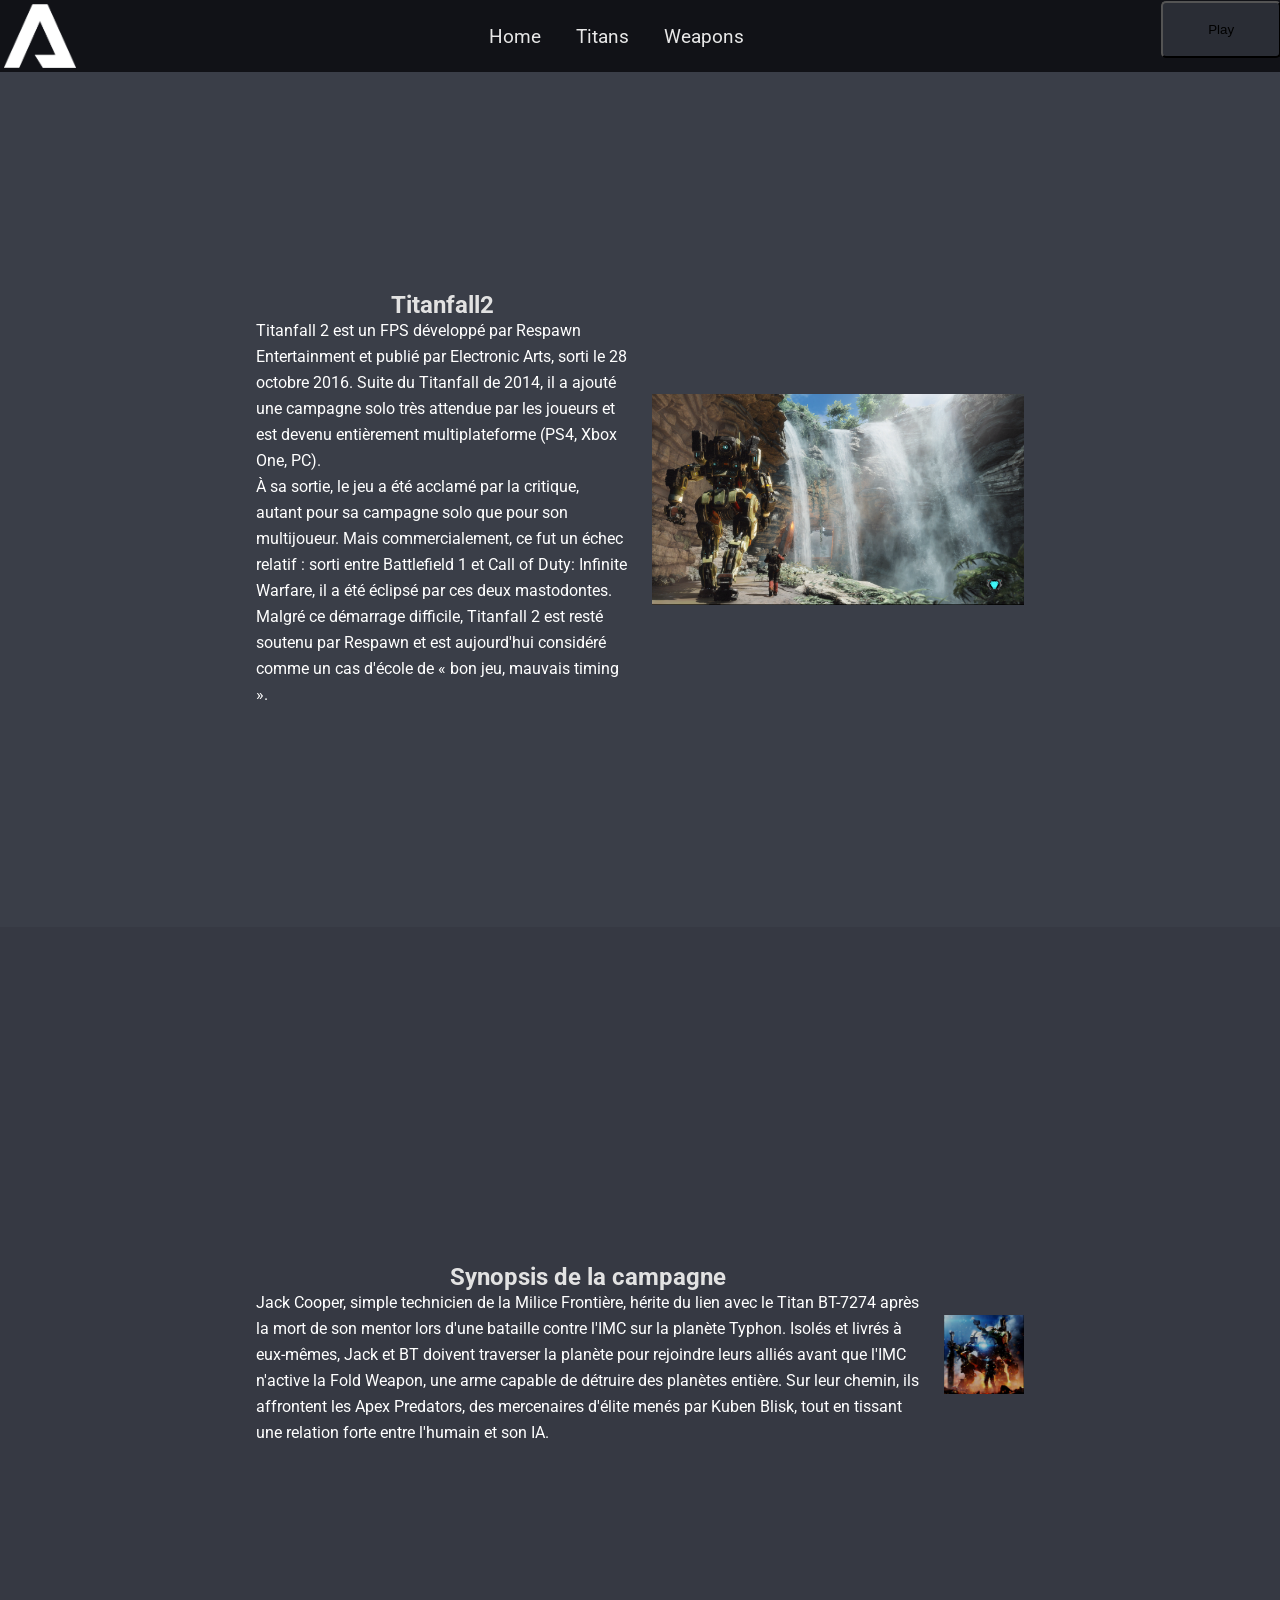
<file: index.html>
<!doctype html>
<html lang="fr">
  <head>
    <meta charset="UTF-8" />
    <title>Home</title>
    <link rel="preconnect" href="https://fonts.googleapis.com" />
    <link rel="preconnect" href="https://fonts.gstatic.com" crossorigin />
    <link
      href="https://fonts.googleapis.com/css2?family=Roboto:ital,wght@0,100..900;1,100..900&display=swap"
      rel="stylesheet"
    />
    <meta
      name="viewport"
      content="width=device-width,height=device-height, initial-scale=1.0"
    />
    <link rel="stylesheet" href="style.css" />
  </head>
  <body>
    <!--haut de page-->
    <header>
      <a
        href="https://www.ea.com/fr/games/titanfall/titanfall-2"
        target="_blank"
        ><img src="images/logo_titanfall2.png" alt=""
      /></a>
      <div class="liens">
        <a href="index.html">Home</a>
        <a href="titans.html">Titans</a>
        <a href="arme.html">Weapons</a>

      </div>
      <a
        href="https://www.ea.com/fr/games/titanfall/titanfall-2"
        target="_blank"
      >
      <button>Play</button>
      </a>
    </header>

    <!-- corp de page -->
    <main>
      <section class="section-1">
        <div class="container-1">
          <div class="text">
            <h1>Titanfall2</h1>
            <p>
              Titanfall 2 est un FPS développé par Respawn Entertainment et
              publié par Electronic Arts, sorti le 28 octobre 2016. Suite du
              Titanfall de 2014, il a ajouté une campagne solo très attendue par
              les joueurs et est devenu entièrement multiplateforme (PS4, Xbox
              One, PC). <br />

              À sa sortie, le jeu a été acclamé par la critique, autant pour sa
              campagne solo que pour son multijoueur. Mais commercialement, ce
              fut un échec relatif : sorti entre Battlefield 1 et Call of Duty:
              Infinite Warfare, il a été éclipsé par ces deux mastodontes.
              Malgré ce démarrage difficile, Titanfall 2 est resté soutenu par
              Respawn et est aujourd'hui considéré comme un cas d'école de « bon
              jeu, mauvais timing ».
            </p>
          </div>
          <div class="img">
            <img src="images/titanfall.png" alt="BT et jack" />
          </div>
        </div>
      </section>

      <section class="section">
        <div class="container">
          <div class="text">
            <h1>Synopsis de la campagne</h1>
            <p>
              Jack Cooper, simple technicien de la Milice Frontière, hérite du
              lien avec le Titan BT-7274 après la mort de son mentor lors d'une
              bataille contre l'IMC sur la planète Typhon. Isolés et livrés à
              eux-mêmes, Jack et BT doivent traverser la planète pour rejoindre
              leurs alliés avant que l'IMC n'active la Fold Weapon, une arme
              capable de détruire des planètes
              entière. Sur leur chemin, ils affrontent les Apex Predators, des
              mercenaires d'élite menés par Kuben Blisk, tout en tissant une
              relation forte entre l'humain et son IA.
            </p>
          </div>
          <img src="images/jack et bt.png" alt="BT et jack">
        </div>
      </section>
    </main>

    <!-- bas de page -->
    <footer></footer>
  </body>
</html>
</file>
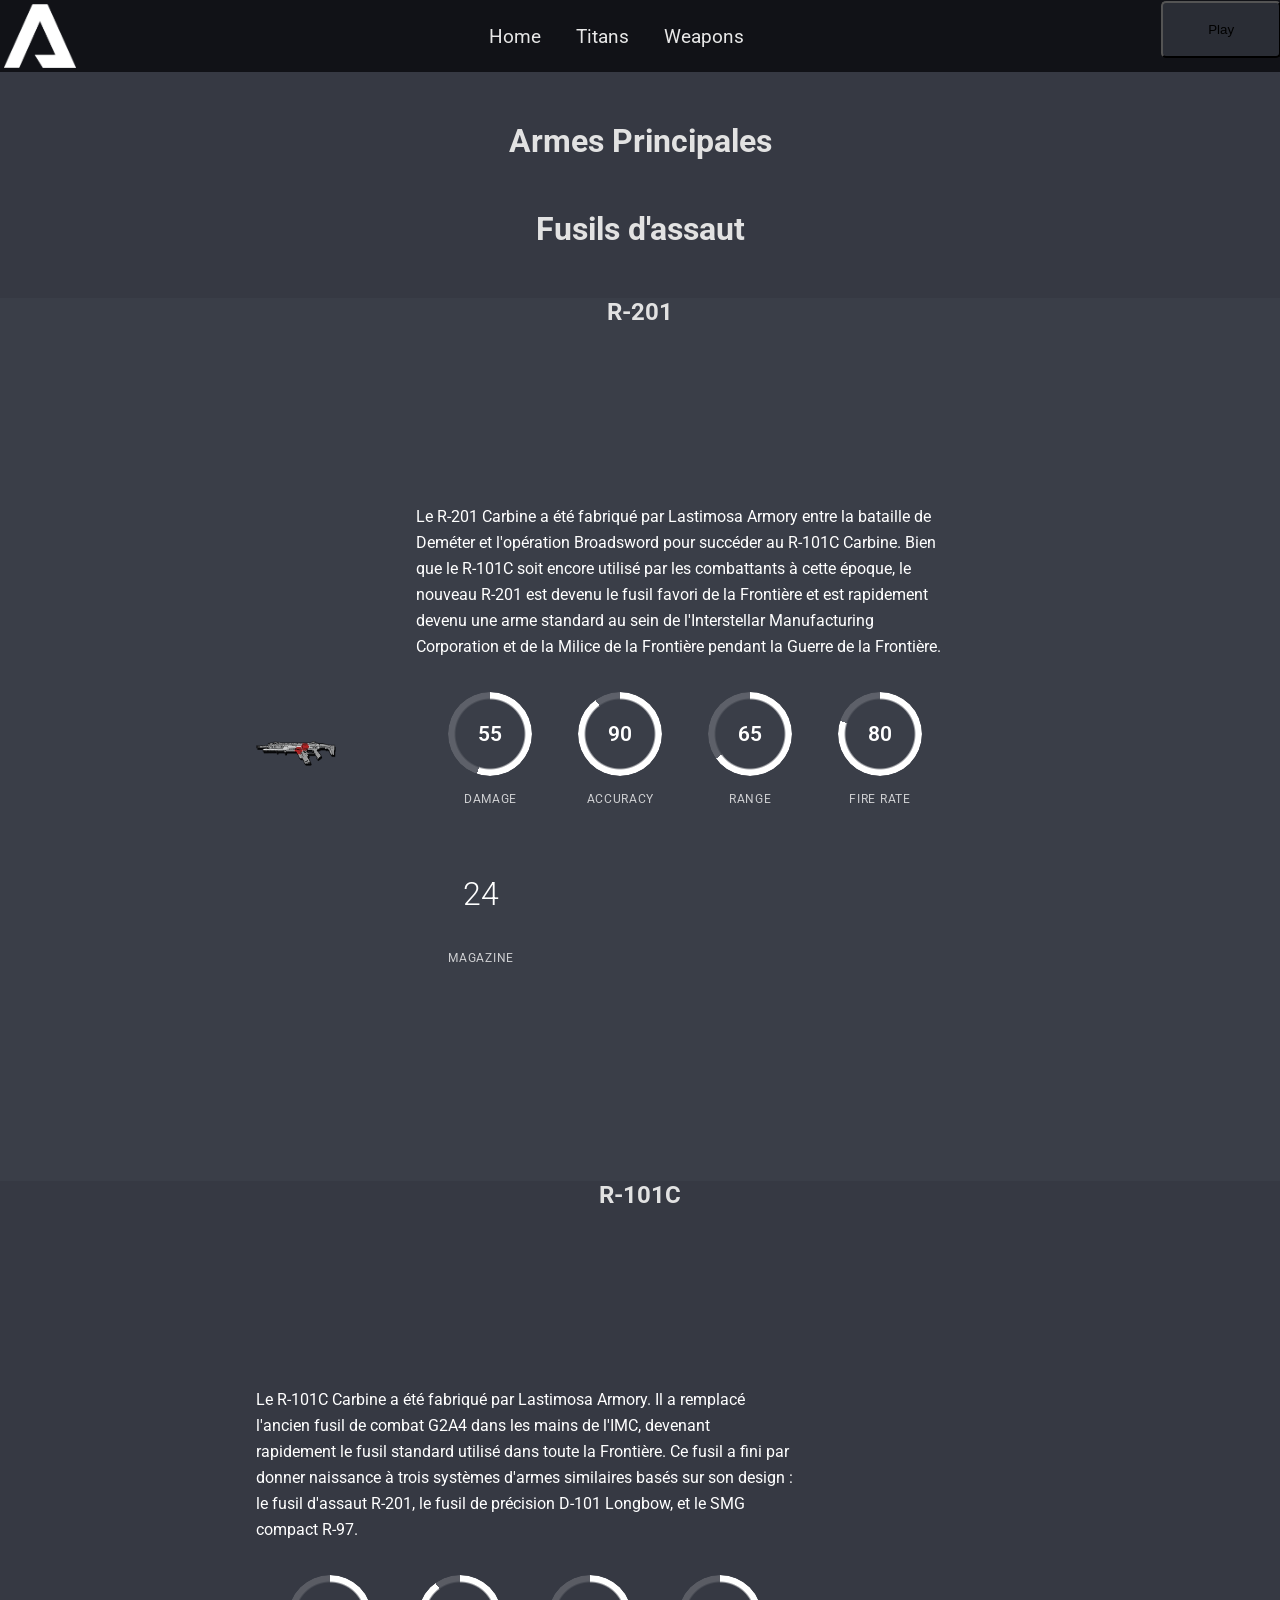
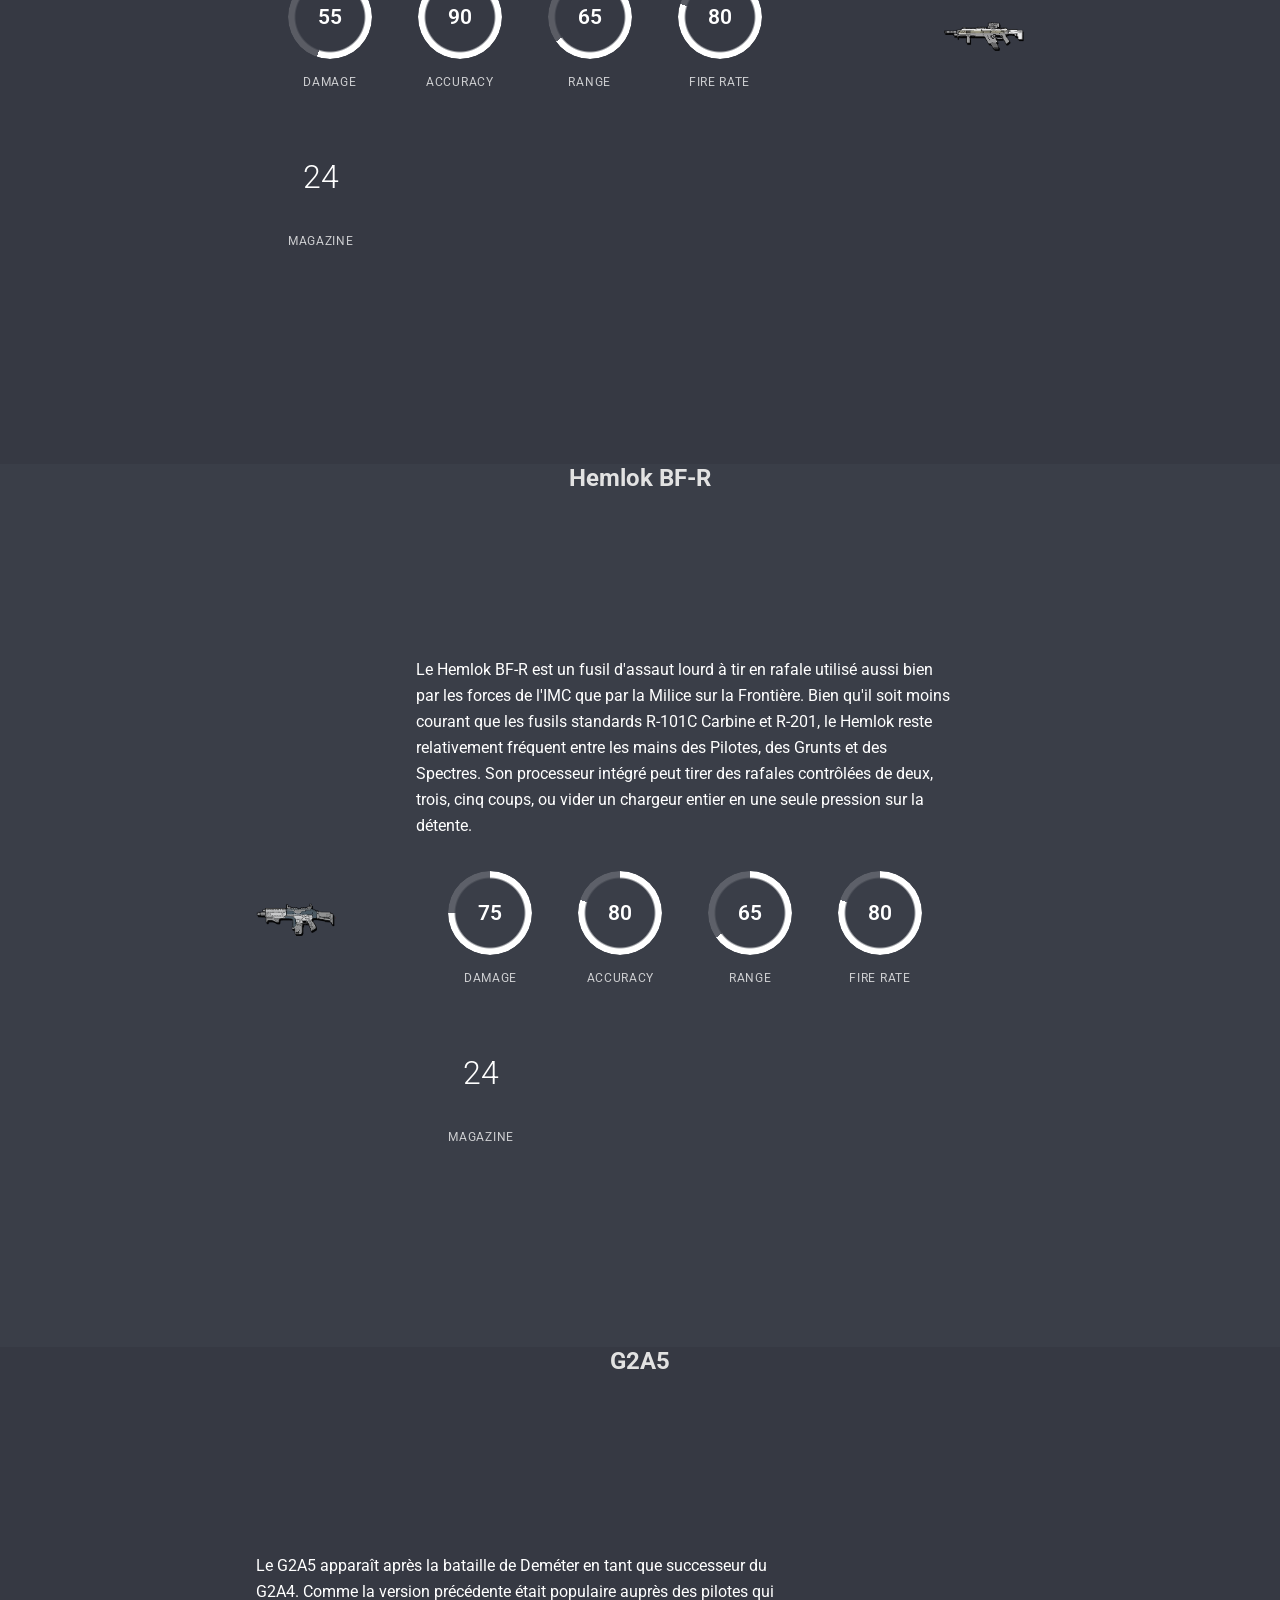
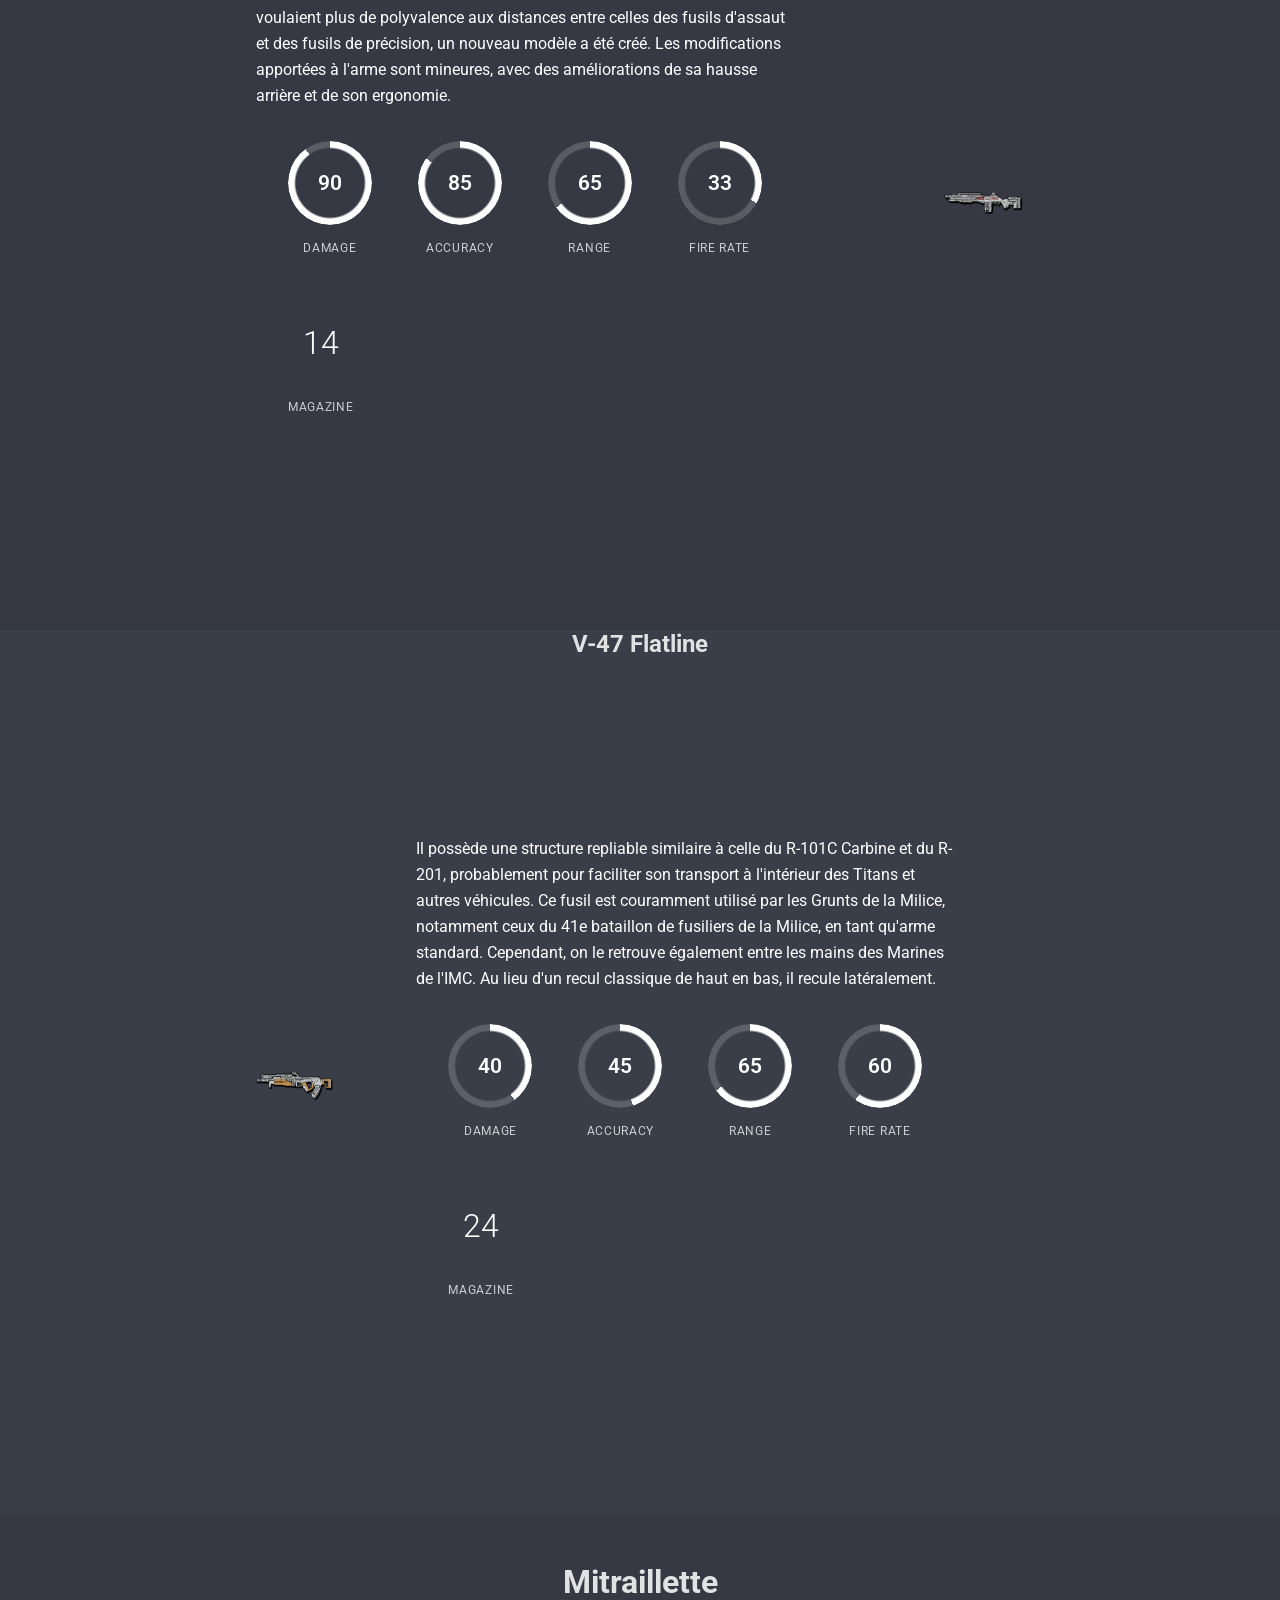
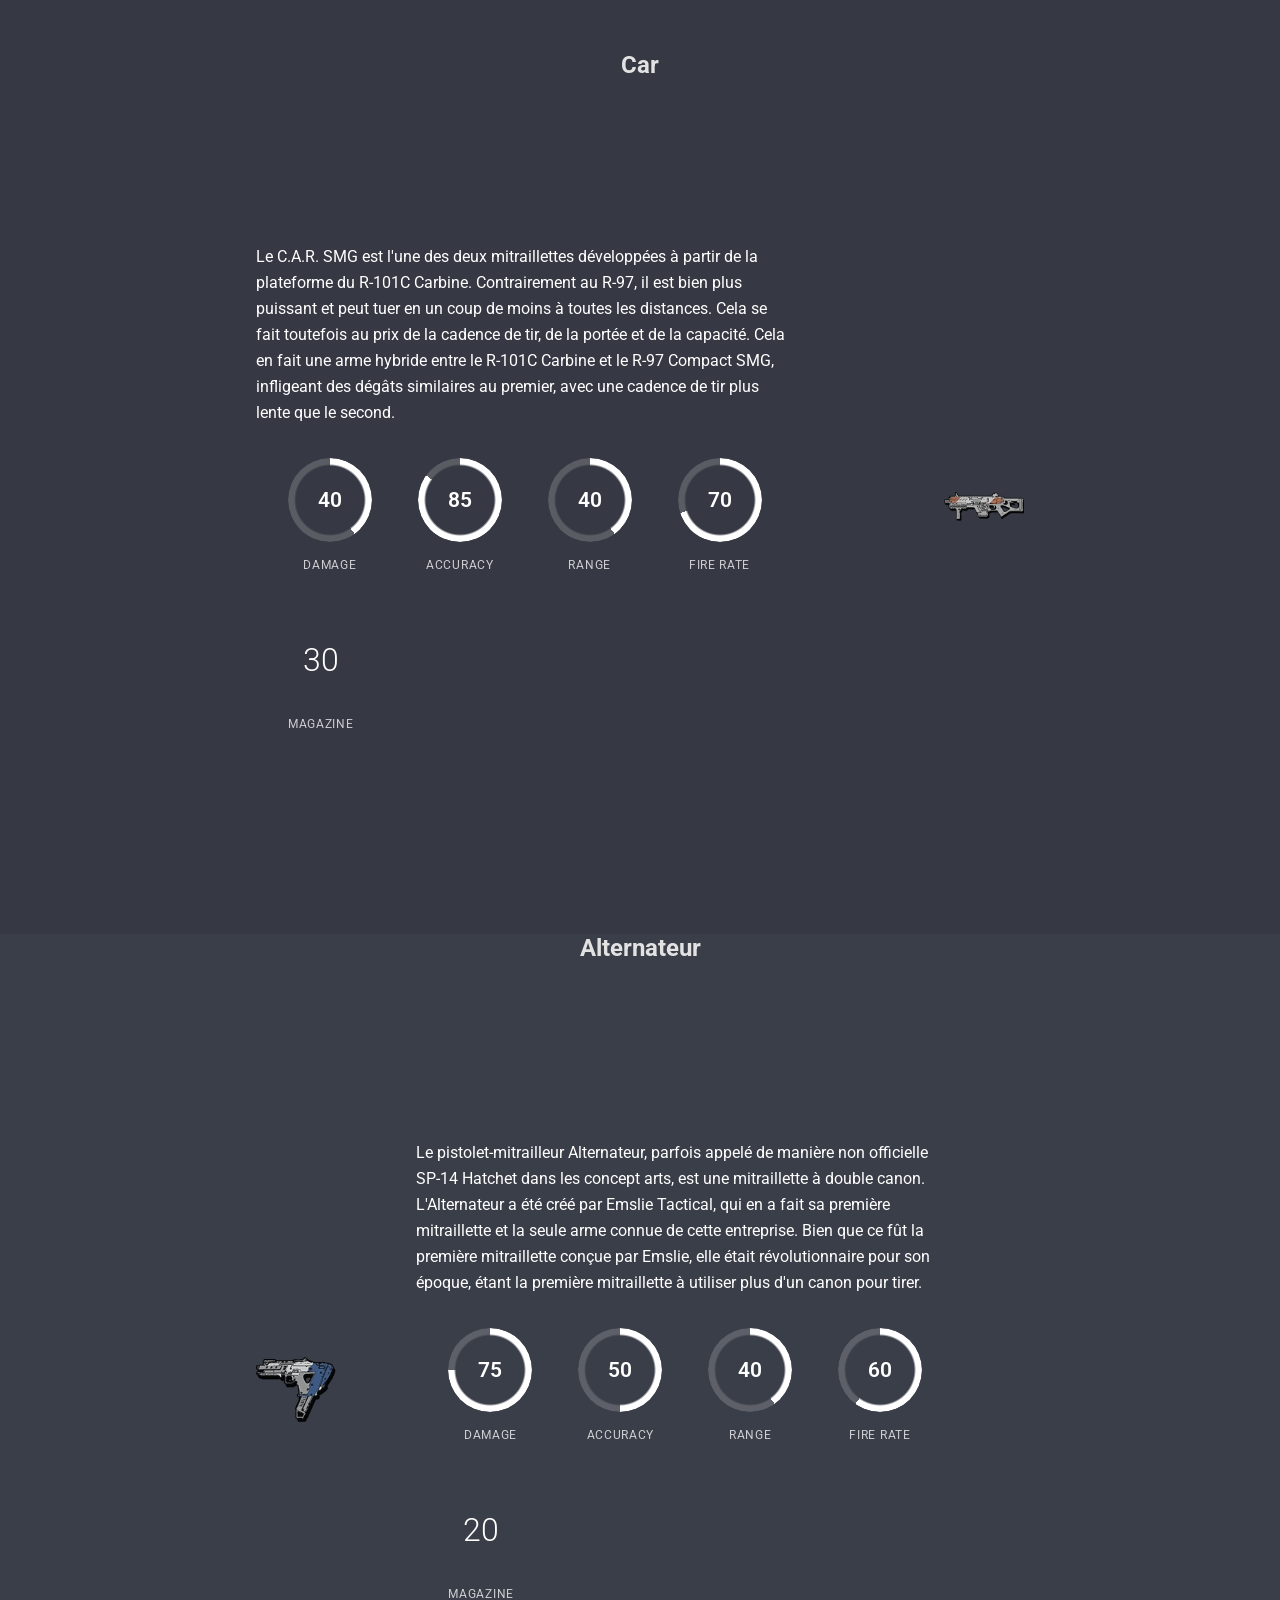
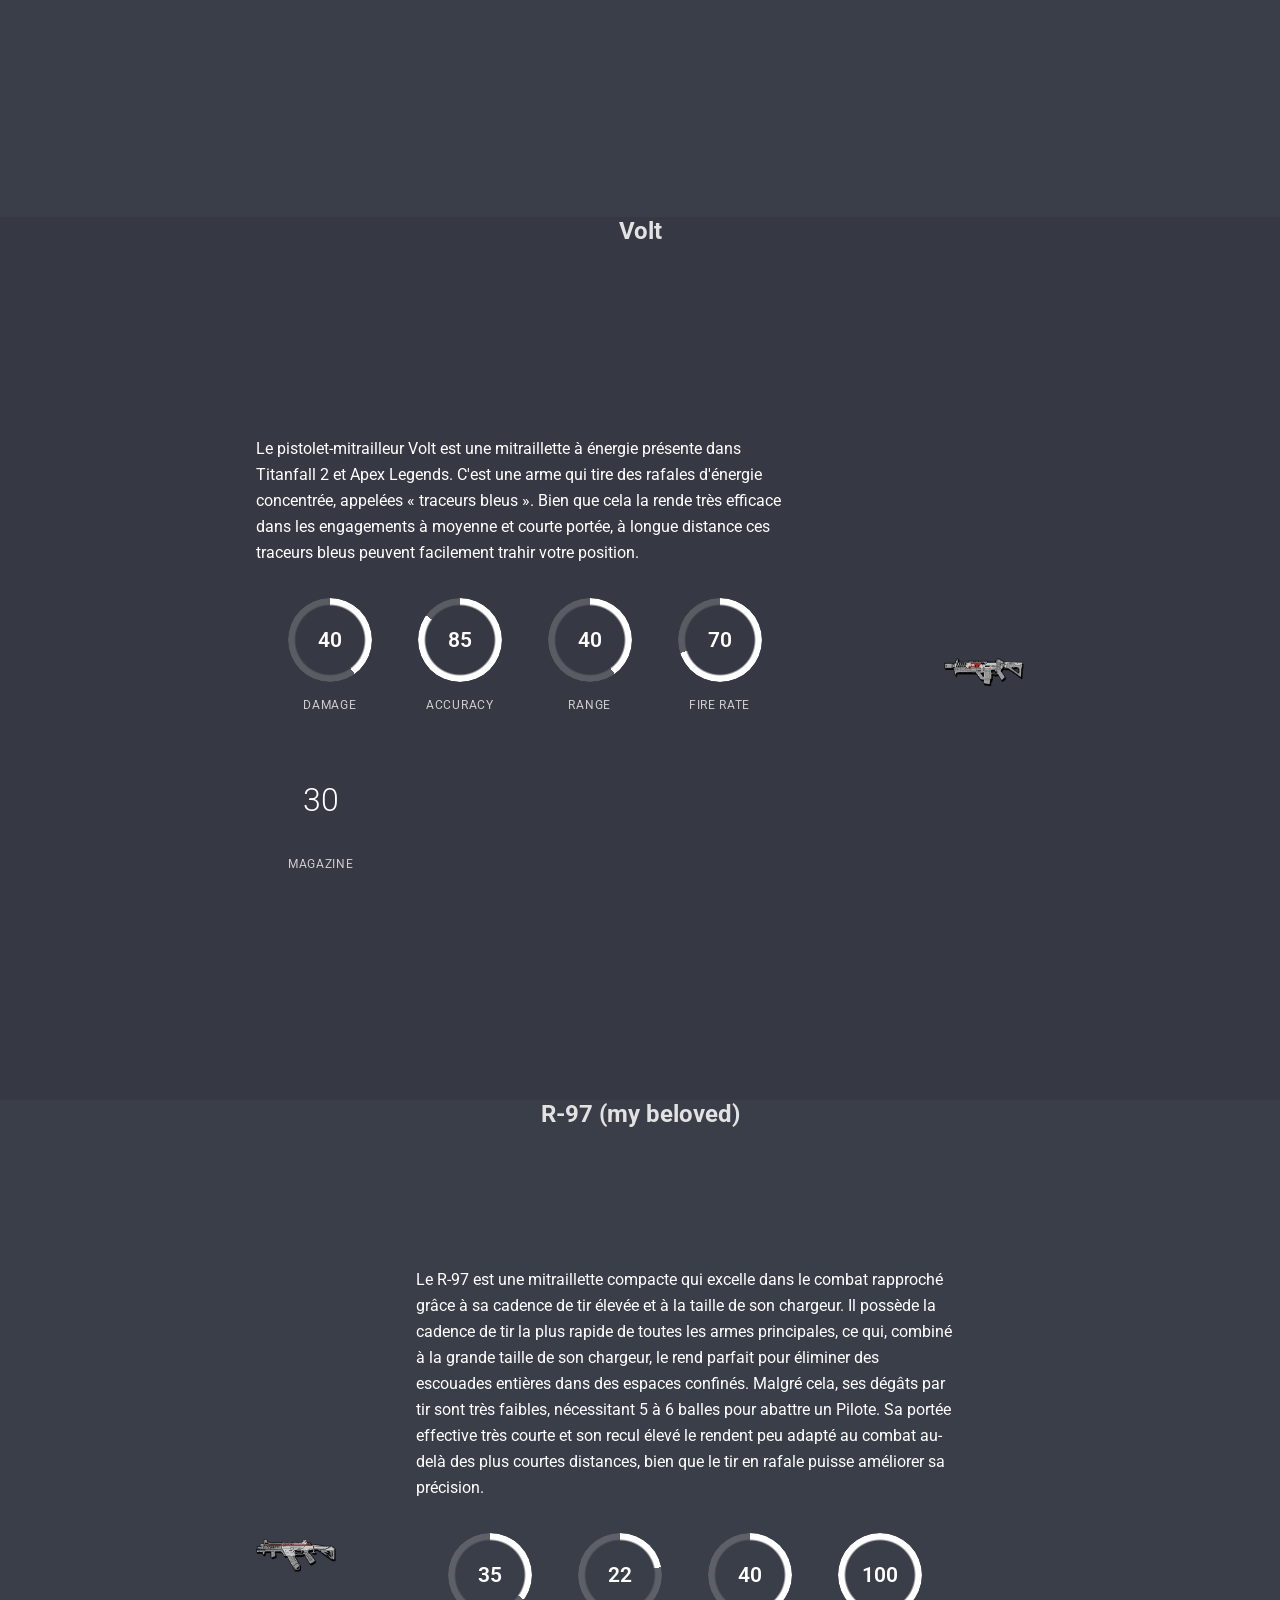
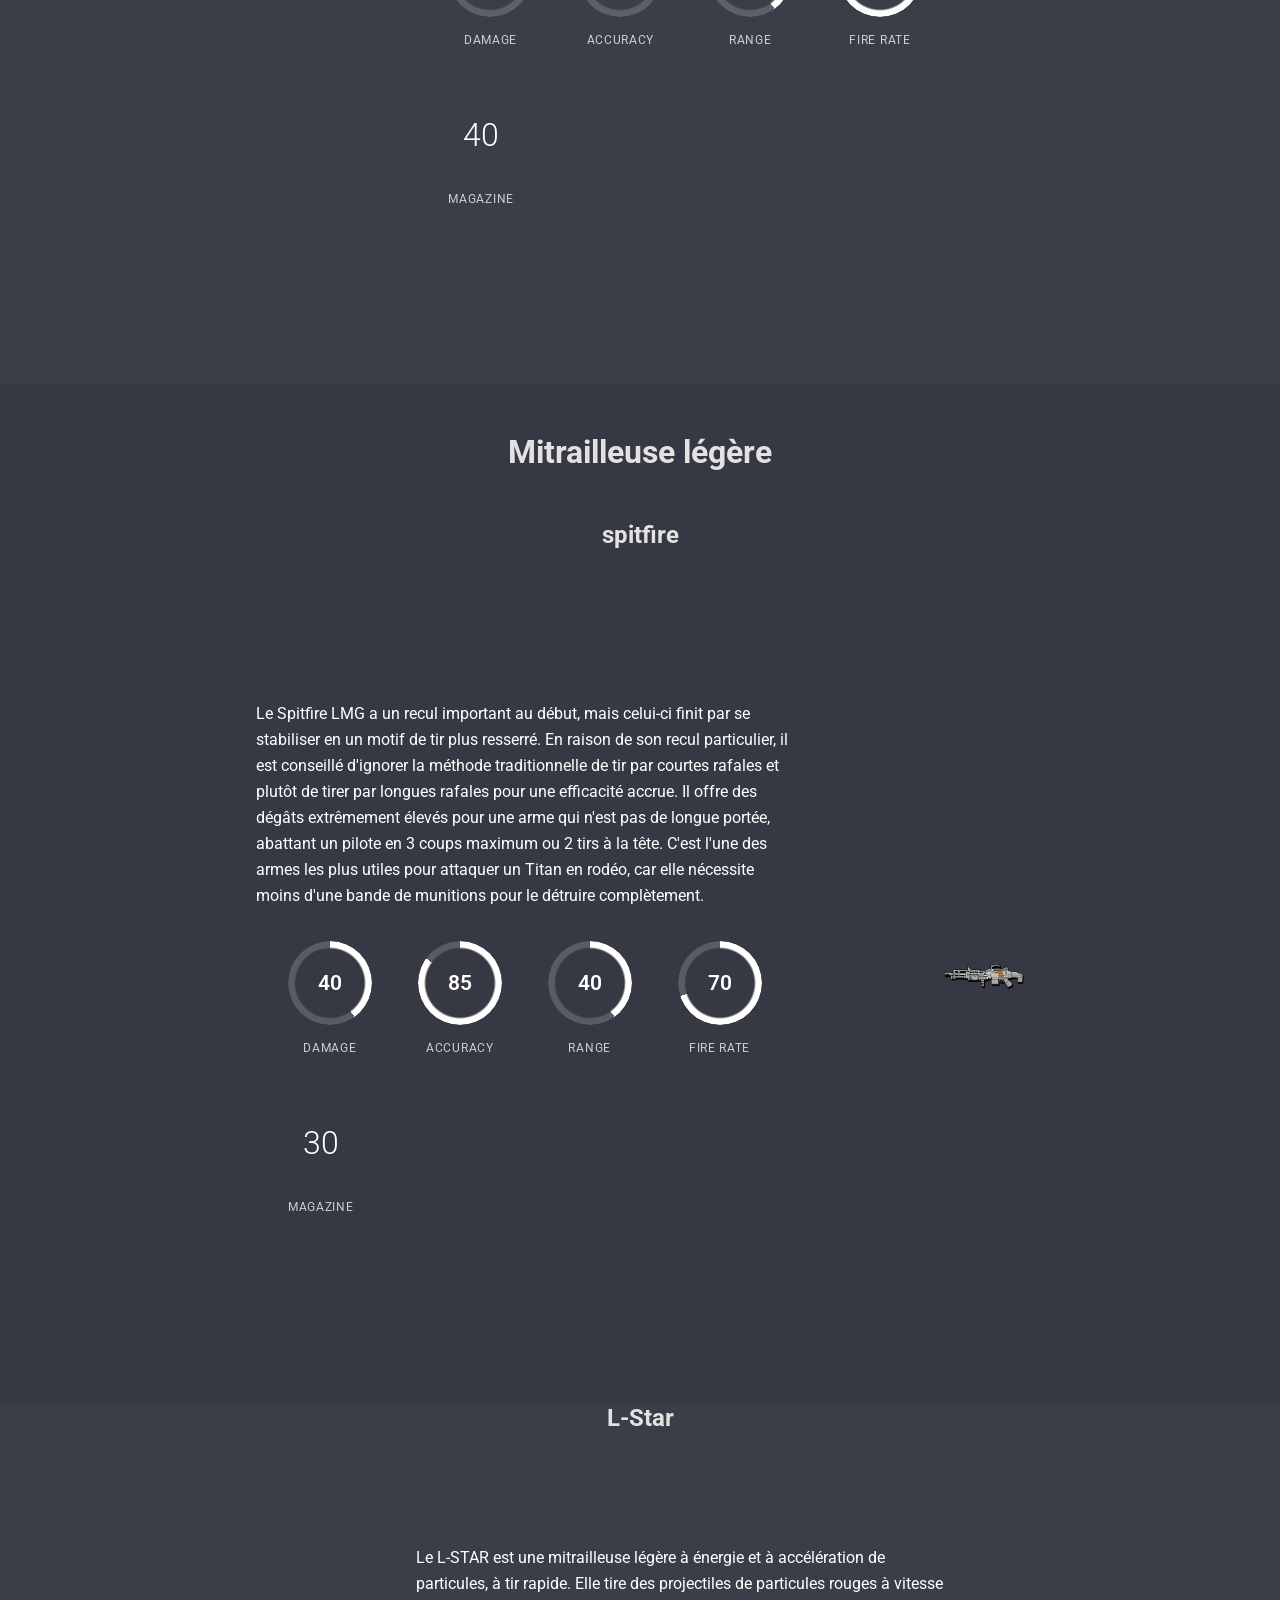
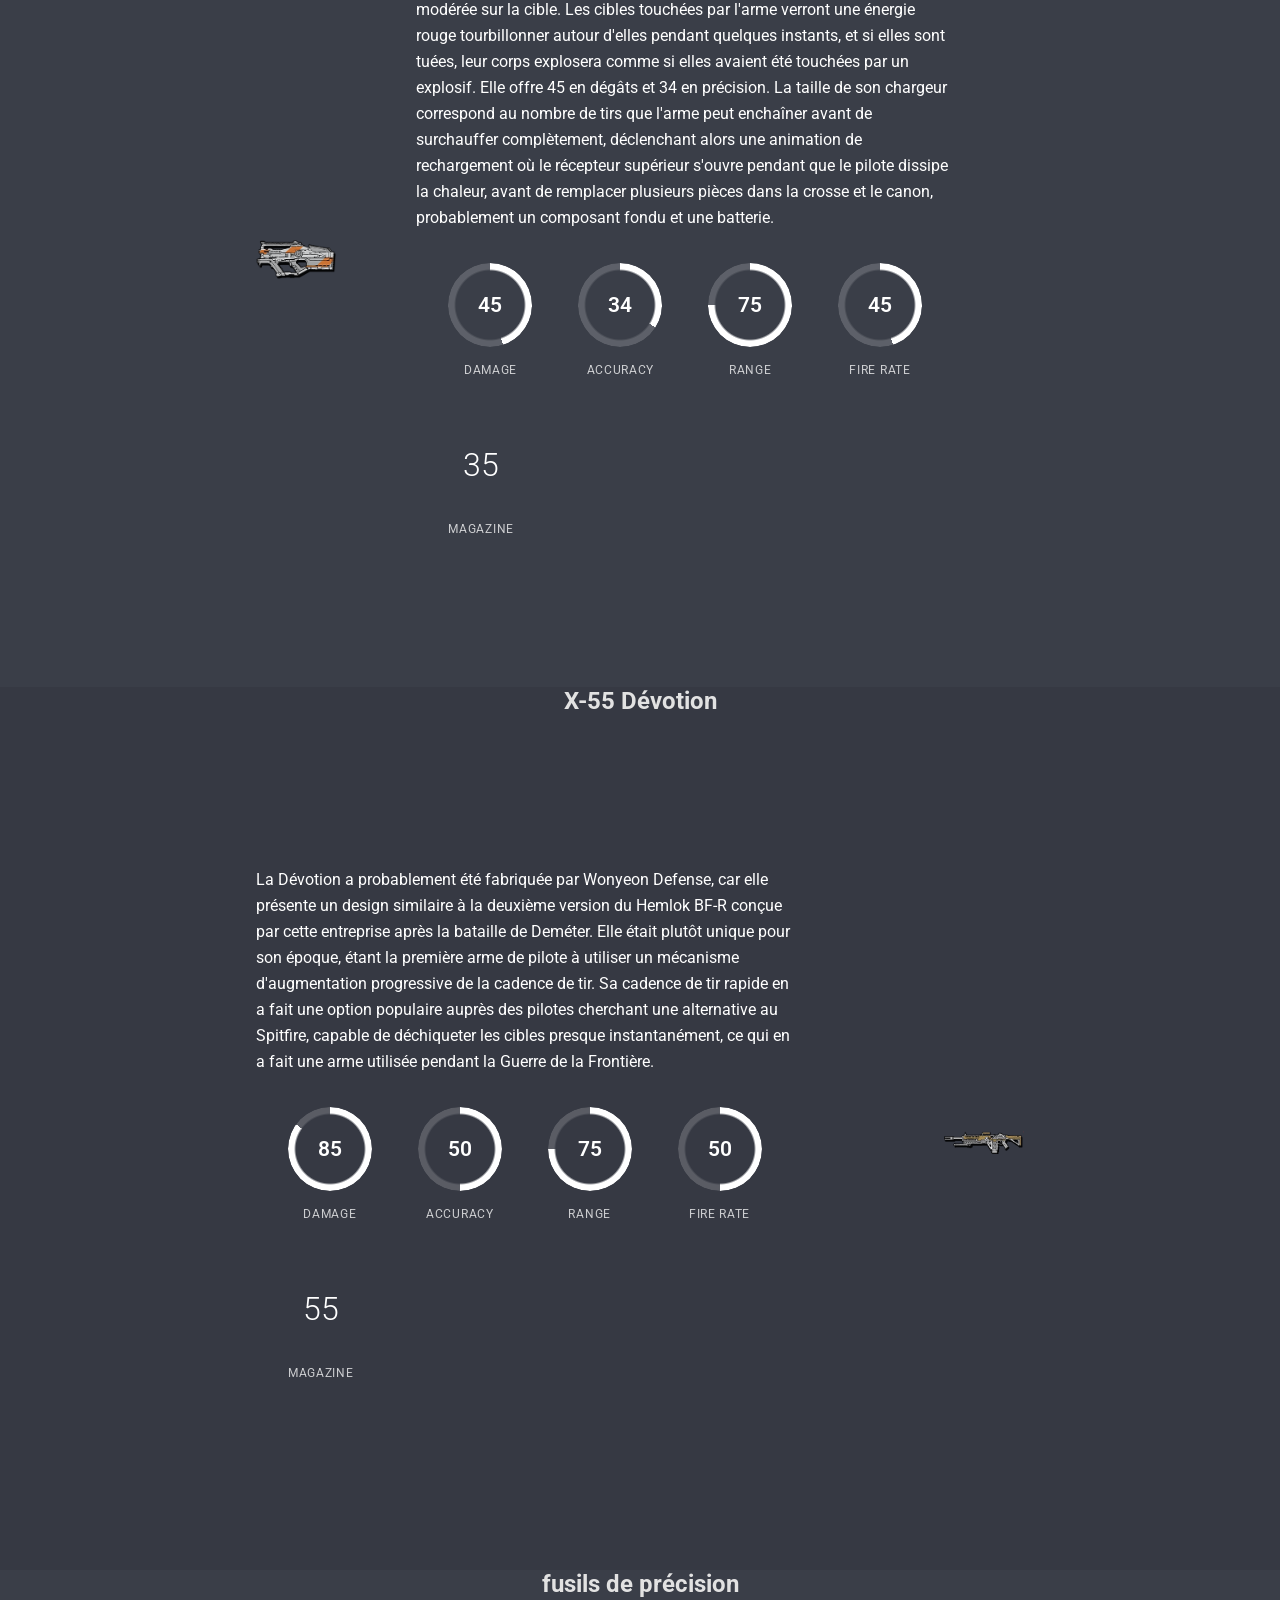
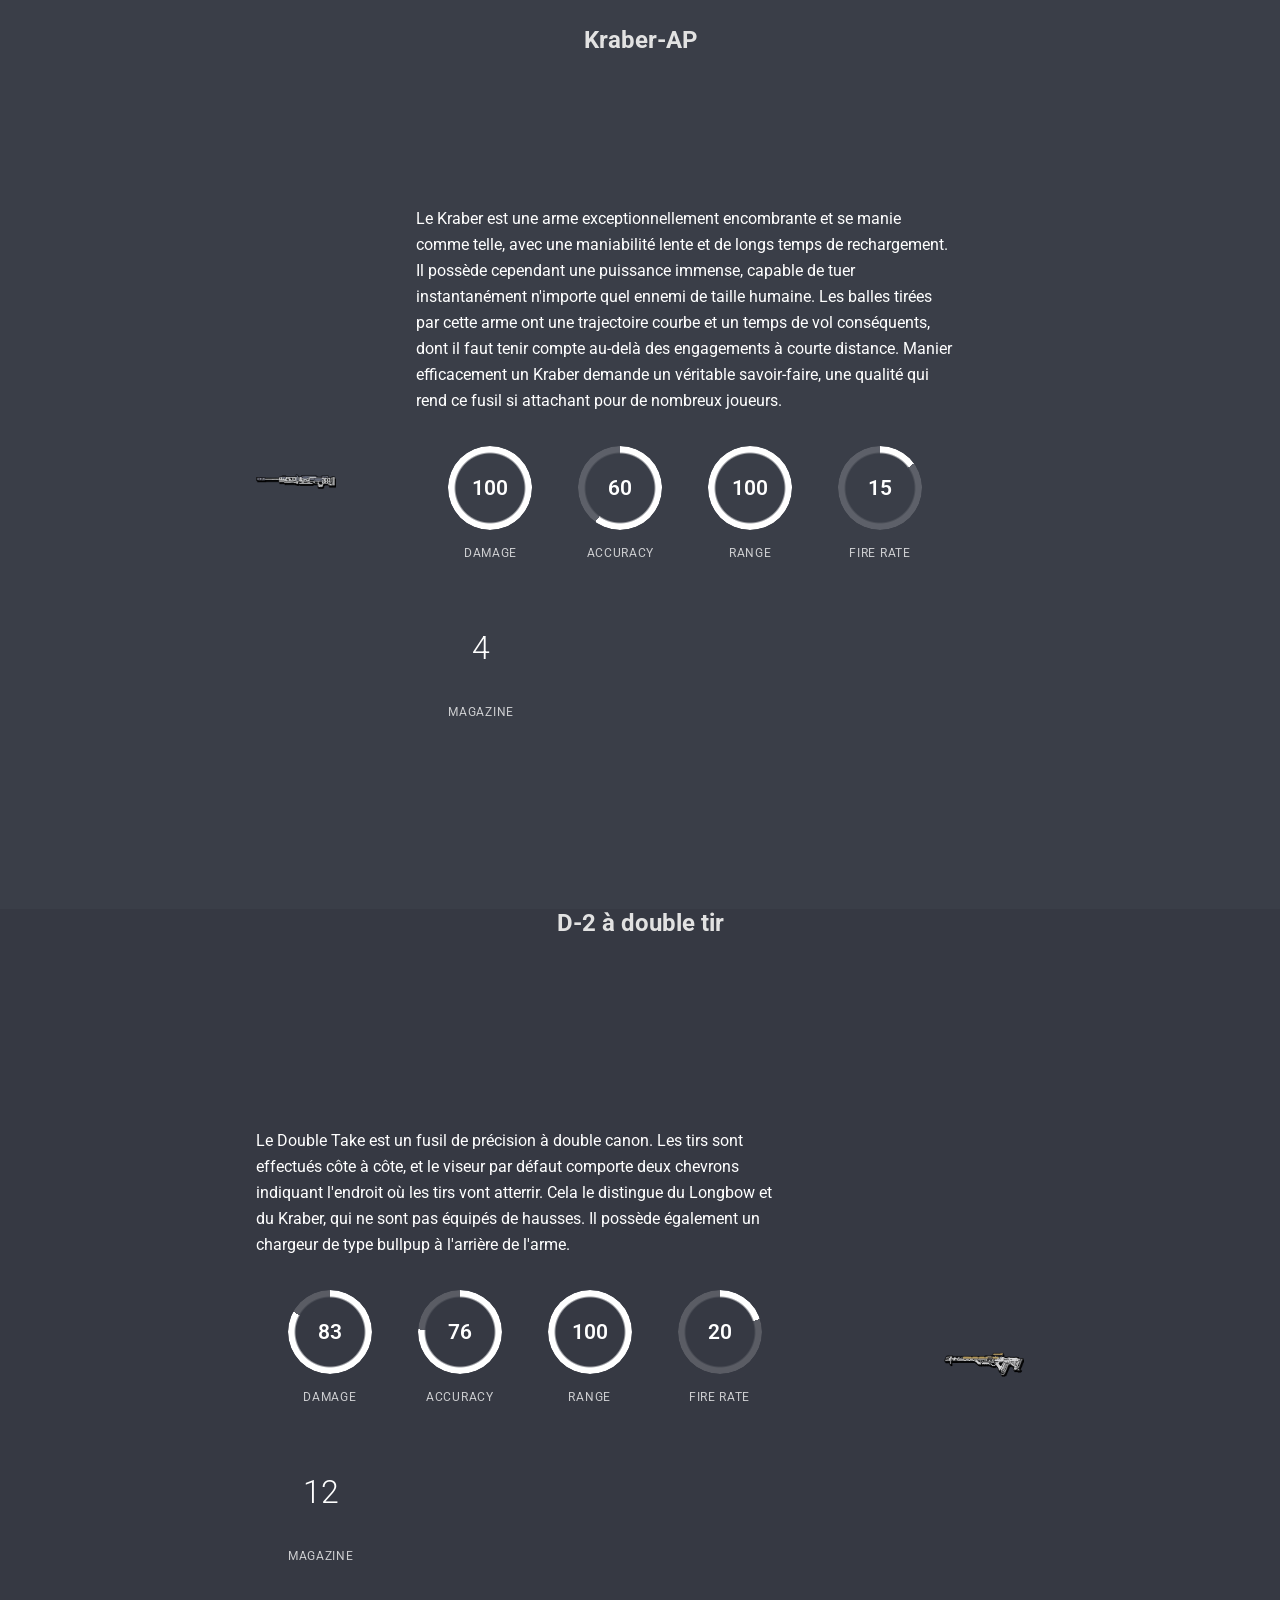
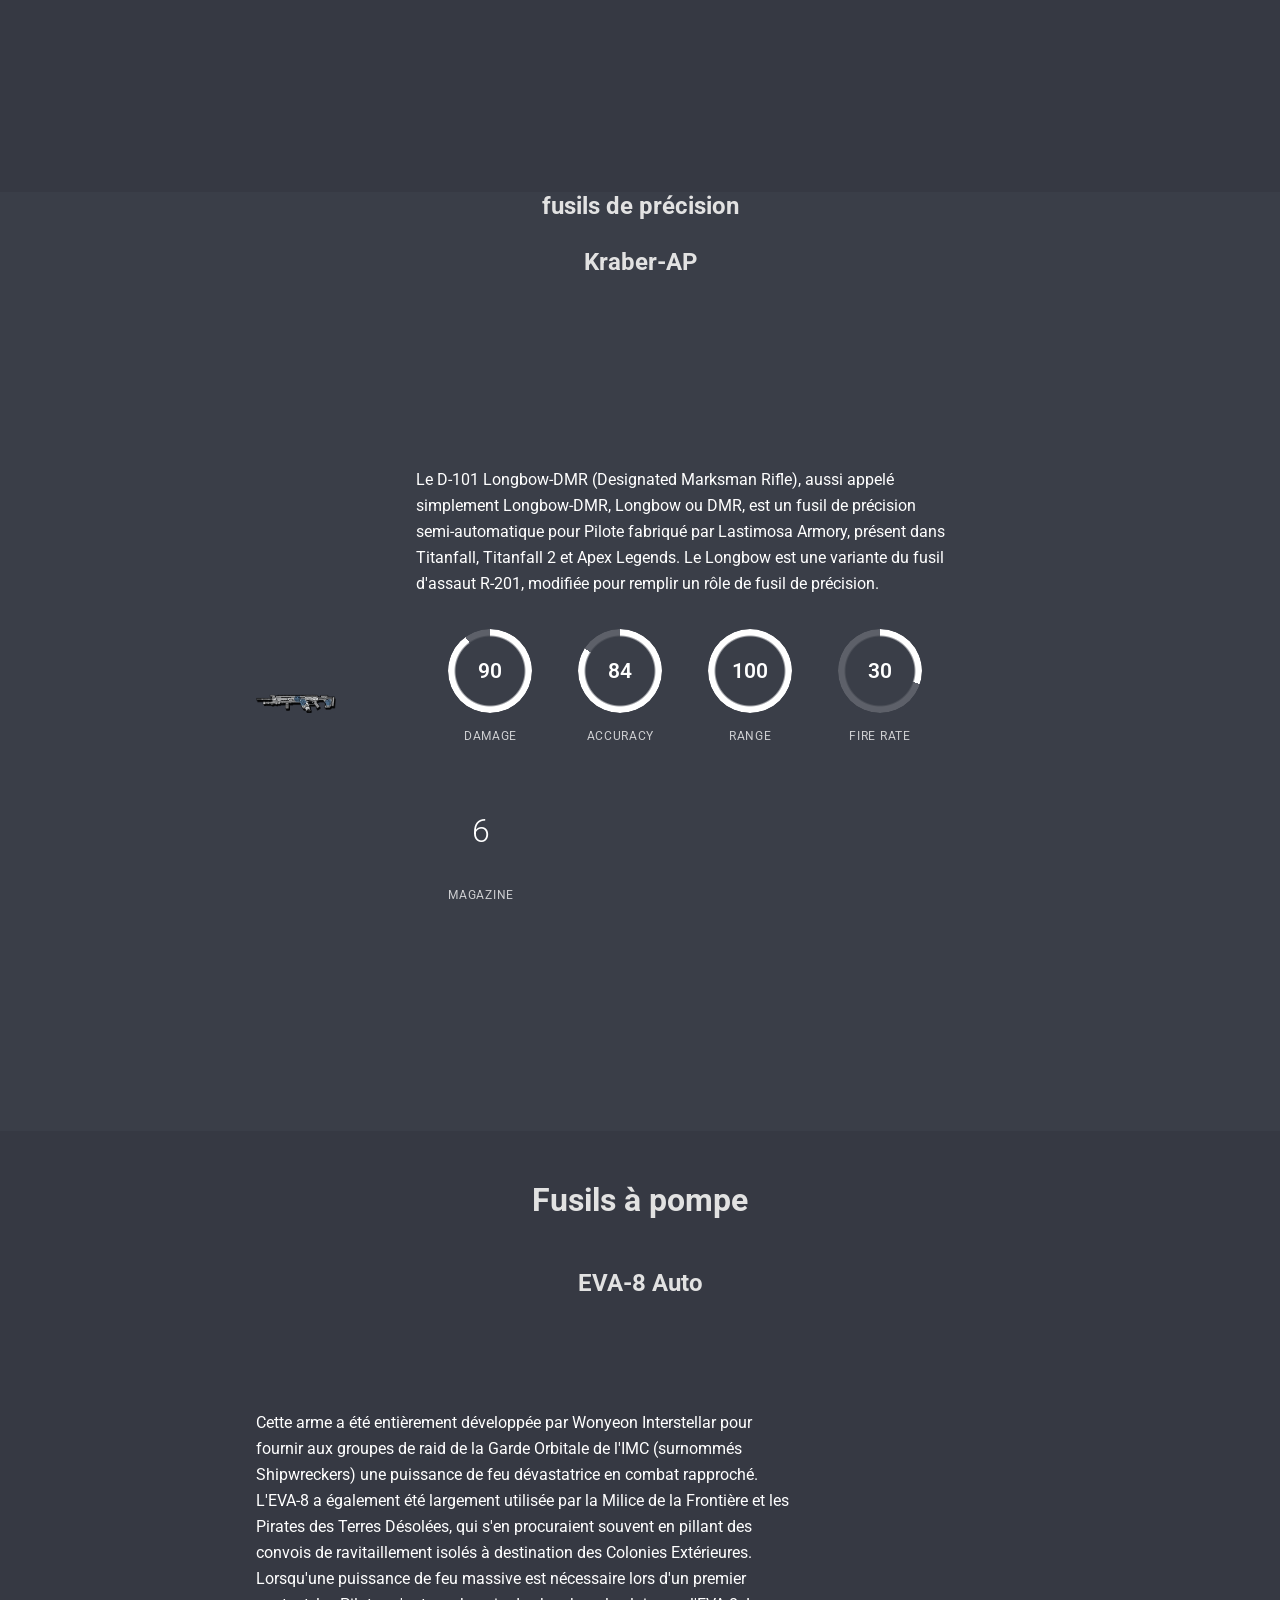
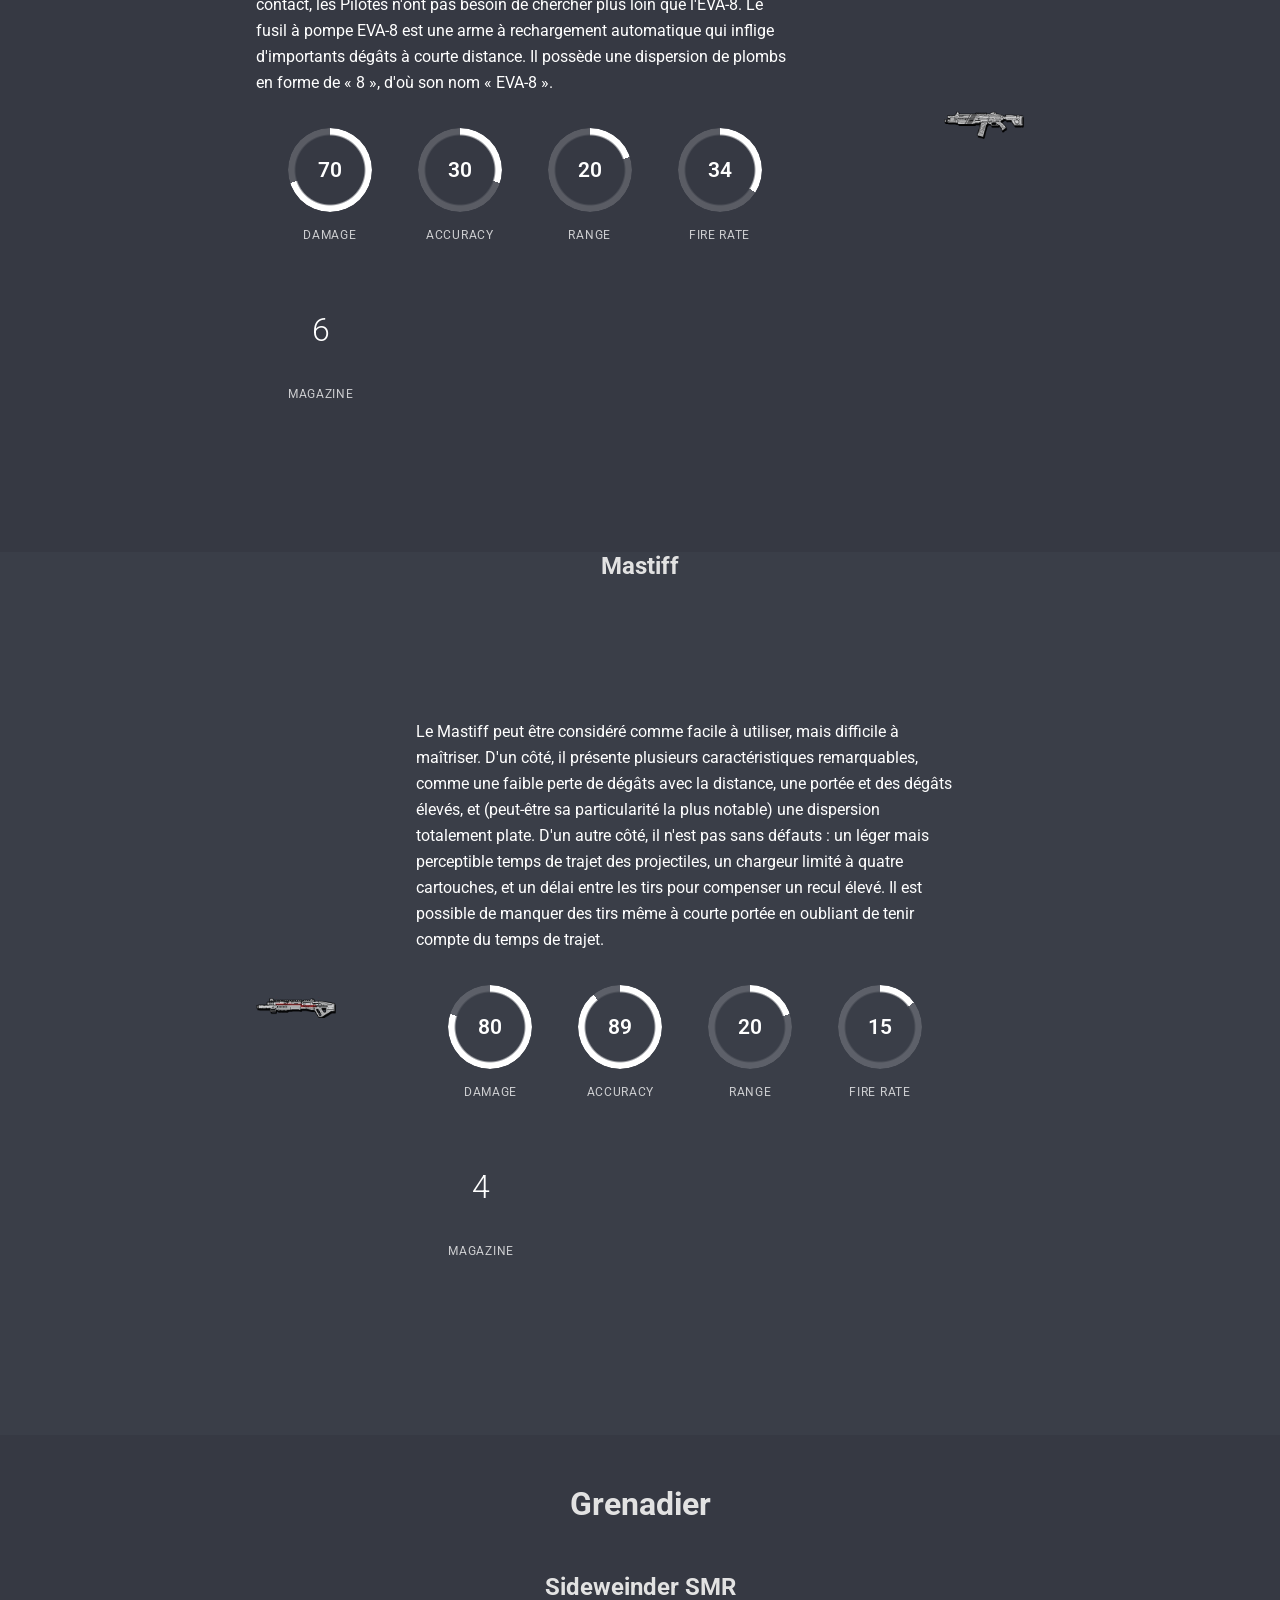
<file: arme.html>
<!doctype html>
<html lang="fr">
  <head>
    <meta charset="UTF-8" />
    <title>Armes</title>
    <link rel="preconnect" href="https://fonts.googleapis.com" />
    <link rel="preconnect" href="https://fonts.gstatic.com" crossorigin />
    <link
      href="https://fonts.googleapis.com/css2?family=Roboto:ital,wght@0,100..900;1,100..900&display=swap"
      rel="stylesheet"
    />
    <link rel="stylesheet" href="style.css" />
  </head>
  <body>
    <!--haut de page-->
    <!-- En-tête : logo, navigation principale et bouton d'accès au jeu -->
    <header>
      <a
        href="https://www.ea.com/fr/games/titanfall/titanfall-2"
        target="_blank"
        ><img src="images/logo_titanfall2.png" alt=""
      /></a>
      <div class="liens">
        <a href="index.html">Home</a>
        <a href="titans.html">Titans</a>
        <a href="arme.html">Weapons</a>
      </div>
      <a
        href="https://www.ea.com/fr/games/titanfall/titanfall-2"
        target="_blank"
      >
      <button>Play</button>
      </a>
    </header>

    <!-- corp de page -->
    <!-- Contenu principal : catalogue des armes de Titanfall 2 -->
    <main>
      <!-- Armes principales : fusils d'assaut -->
      <h1>Armes Principales</h1>
      <h1>Fusils d'assaut</h1>
      <section class="section-1">
        <h1>R-201</h1>
        <div class="container">
          <img src="images/icons/R201_Icon.webp" alt="" />
          <div class="container-h">
            <div class="text">
              <p>
                Le R-201 Carbine a été fabriqué par Lastimosa Armory entre la
                bataille de Deméter et l'opération Broadsword pour succéder au
                R-101C Carbine. Bien que le R-101C soit encore utilisé par les
                combattants à cette époque, le nouveau R-201 est devenu le
                fusil favori de la Frontière et est rapidement devenu une arme
                standard au sein de l'Interstellar Manufacturing Corporation et
                de la Milice de la Frontière pendant la Guerre de la Frontière.
              </p>
              <div class="stats-bar">
                <div class="stat">
                  <div class="ring-wrap">
                    <div class="ring" style="--pct: 55"></div>
                    <div class="ring-value">55</div>
                  </div>
                  <div class="stat-label">Damage</div>
                </div>

                <div class="stat">
                  <div class="ring-wrap">
                    <div class="ring" style="--pct: 90"></div>
                    <div class="ring-value">90</div>
                  </div>
                  <div class="stat-label">Accuracy</div>
                </div>

                <div class="stat">
                  <div class="ring-wrap">
                    <div class="ring" style="--pct: 65"></div>
                    <div class="ring-value">65</div>
                  </div>
                  <div class="stat-label">Range</div>
                </div>

                <div class="stat">
                  <div class="ring-wrap">
                    <div class="ring" style="--pct: 80"></div>
                    <div class="ring-value">80</div>
                  </div>
                  <div class="stat-label">Fire Rate</div>
                </div>

                <div class="stat plain">
                  <div class="ring-value-standalone">24</div>
                  <div class="stat-label">Magazine</div>
                </div>
              </div>
            </div>
          </div>
        </div>
      </section>

      <section class="section">
        <h1>R-101C</h1>
        <div class="container">
          <div class="container-h">
            <div class="text">
              <p>
                Le R-101C Carbine a été fabriqué par Lastimosa Armory. Il a
                remplacé l'ancien fusil de combat G2A4 dans les mains de
                l'IMC, devenant rapidement le fusil standard utilisé dans
                toute la Frontière. Ce fusil a fini par donner naissance à
                trois systèmes d'armes similaires basés sur son design : le
                fusil d'assaut R-201, le fusil de précision D-101 Longbow, et
                le SMG compact R-97.
              </p>
              <div class="stats-bar">
                <div class="stat">
                  <div class="ring-wrap">
                    <div class="ring" style="--pct: 55"></div>
                    <div class="ring-value">55</div>
                  </div>
                  <div class="stat-label">Damage</div>
                </div>

                <div class="stat">
                  <div class="ring-wrap">
                    <div class="ring" style="--pct: 90"></div>
                    <div class="ring-value">90</div>
                  </div>
                  <div class="stat-label">Accuracy</div>
                </div>

                <div class="stat">
                  <div class="ring-wrap">
                    <div class="ring" style="--pct: 65"></div>
                    <div class="ring-value">65</div>
                  </div>
                  <div class="stat-label">Range</div>
                </div>

                <div class="stat">
                  <div class="ring-wrap">
                    <div class="ring" style="--pct: 80"></div>
                    <div class="ring-value">80</div>
                  </div>
                  <div class="stat-label">Fire Rate</div>
                </div>

                <div class="stat plain">
                  <div class="ring-value-standalone">24</div>
                  <div class="stat-label">Magazine</div>
                </div>
              </div>
            </div>
          </div>

          <img src="images/icons/R101_Icon.webp" alt="" />
        </div>
      </section>

      <section class="section-1">
        <h1>Hemlok BF-R</h1>
        <div class="container">
          <img src="images/icons/Hemlok_Icon.webp" alt="" />
          <div class="container-h">
            <div class="text">
              <p>
                Le Hemlok BF-R est un fusil d'assaut lourd à tir en rafale
                utilisé aussi bien par les forces de l'IMC que par la Milice
                sur la Frontière. Bien qu'il soit moins courant que les
                fusils standards R-101C Carbine et R-201, le Hemlok reste
                relativement fréquent entre les mains des Pilotes, des Grunts
                et des Spectres. Son processeur intégré peut tirer des rafales
                contrôlées de deux, trois, cinq coups, ou vider un chargeur
                entier en une seule pression sur la détente.
              </p>
              <div class="stats-bar">
                <div class="stat">
                  <div class="ring-wrap">
                    <div class="ring" style="--pct: 75"></div>
                    <div class="ring-value">75</div>
                  </div>
                  <div class="stat-label">Damage</div>
                </div>

                <div class="stat">
                  <div class="ring-wrap">
                    <div class="ring" style="--pct: 80"></div>
                    <div class="ring-value">80</div>
                  </div>
                  <div class="stat-label">Accuracy</div>
                </div>

                <div class="stat">
                  <div class="ring-wrap">
                    <div class="ring" style="--pct: 65"></div>
                    <div class="ring-value">65</div>
                  </div>
                  <div class="stat-label">Range</div>
                </div>

                <div class="stat">
                  <div class="ring-wrap">
                    <div class="ring" style="--pct: 80"></div>
                    <div class="ring-value">80</div>
                  </div>
                  <div class="stat-label">Fire Rate</div>
                </div>

                <div class="stat plain">
                  <div class="ring-value-standalone">24</div>
                  <div class="stat-label">Magazine</div>
                </div>
              </div>
            </div>
          </div>
        </div>
      </section>

      <section class="section">
        <h1>G2A5</h1>
        <div class="container">
          <div class="container-h">
            <div class="text">
              <p>
                Le G2A5 apparaît après la bataille de Deméter en tant que
                successeur du G2A4. Comme la version précédente était
                populaire auprès des pilotes qui voulaient plus de polyvalence
                aux distances entre celles des fusils d'assaut et des fusils
                de précision, un nouveau modèle a été créé. Les modifications
                apportées à l'arme sont mineures, avec des améliorations de sa
                hausse arrière et de son ergonomie.
              </p>
              <div class="stats-bar">
                <div class="stat">
                  <div class="ring-wrap">
                    <div class="ring" style="--pct: 90"></div>
                    <div class="ring-value">90</div>
                  </div>
                  <div class="stat-label">Damage</div>
                </div>

                <div class="stat">
                  <div class="ring-wrap">
                    <div class="ring" style="--pct: 85"></div>
                    <div class="ring-value">85</div>
                  </div>
                  <div class="stat-label">Accuracy</div>
                </div>

                <div class="stat">
                  <div class="ring-wrap">
                    <div class="ring" style="--pct: 65"></div>
                    <div class="ring-value">65</div>
                  </div>
                  <div class="stat-label">Range</div>
                </div>

                <div class="stat">
                  <div class="ring-wrap">
                    <div class="ring" style="--pct: 33"></div>
                    <div class="ring-value">33</div>
                  </div>
                  <div class="stat-label">Fire Rate</div>
                </div>

                <div class="stat plain">
                  <div class="ring-value-standalone">14</div>
                  <div class="stat-label">Magazine</div>
                </div>
              </div>
            </div>
          </div>

          <img src="images/icons/G2A5_Icon.webp" alt="" />
        </div>
      </section>

      <section class="section-1">
        <h1>V-47 Flatline</h1>
        <div class="container">
          <img src="images/icons/Flatline_Icon.webp" alt="" />
          <div class="container-h">
            <div class="text">
              <p>
                Il possède une structure repliable similaire à celle du
                R-101C Carbine et du R-201, probablement pour faciliter son
                transport à l'intérieur des Titans et autres véhicules. Ce
                fusil est couramment utilisé par les Grunts de la Milice,
                notamment ceux du 41e bataillon de fusiliers de la Milice,
                en tant qu'arme standard. Cependant, on le retrouve également
                entre les mains des Marines de l'IMC. Au lieu d'un recul
                classique de haut en bas, il recule latéralement.
              </p>
              <div class="stats-bar">
                <div class="stat">
                  <div class="ring-wrap">
                    <div class="ring" style="--pct: 40"></div>
                    <div class="ring-value">40</div>
                  </div>
                  <div class="stat-label">Damage</div>
                </div>

                <div class="stat">
                  <div class="ring-wrap">
                    <div class="ring" style="--pct: 45"></div>
                    <div class="ring-value">45</div>
                  </div>
                  <div class="stat-label">Accuracy</div>
                </div>

                <div class="stat">
                  <div class="ring-wrap">
                    <div class="ring" style="--pct: 65"></div>
                    <div class="ring-value">65</div>
                  </div>
                  <div class="stat-label">Range</div>
                </div>

                <div class="stat">
                  <div class="ring-wrap">
                    <div class="ring" style="--pct: 60"></div>
                    <div class="ring-value">60</div>
                  </div>
                  <div class="stat-label">Fire Rate</div>
                </div>

                <div class="stat plain">
                  <div class="ring-value-standalone">24</div>
                  <div class="stat-label">Magazine</div>
                </div>
              </div>
            </div>
          </div>
        </div>
      </section>

      <!-- Armes principales : mitraillettes -->
      <h1>Mitraillette</h1>

      <section class="section">
        <h1>Car</h1>
        <div class="container">
          <div class="container-h">
            <div class="text">
              <p>
                Le C.A.R. SMG est l'une des deux mitraillettes développées à
                partir de la plateforme du R-101C Carbine. Contrairement au
                R-97, il est bien plus puissant et peut tuer en un coup de
                moins à toutes les distances. Cela se fait toutefois au prix
                de la cadence de tir, de la portée et de la capacité. Cela en
                fait une arme hybride entre le R-101C Carbine et le R-97
                Compact SMG, infligeant des dégâts similaires au premier, avec
                une cadence de tir plus lente que le second.
              </p>
              <div class="stats-bar">
                <div class="stat">
                  <div class="ring-wrap">
                    <div class="ring" style="--pct: 40"></div>
                    <div class="ring-value">40</div>
                  </div>
                  <div class="stat-label">Damage</div>
                </div>

                <div class="stat">
                  <div class="ring-wrap">
                    <div class="ring" style="--pct: 85"></div>
                    <div class="ring-value">85</div>
                  </div>
                  <div class="stat-label">Accuracy</div>
                </div>

                <div class="stat">
                  <div class="ring-wrap">
                    <div class="ring" style="--pct: 40"></div>
                    <div class="ring-value">40</div>
                  </div>
                  <div class="stat-label">Range</div>
                </div>

                <div class="stat">
                  <div class="ring-wrap">
                    <div class="ring" style="--pct: 70"></div>
                    <div class="ring-value">70</div>
                  </div>
                  <div class="stat-label">Fire Rate</div>
                </div>

                <div class="stat plain">
                  <div class="ring-value-standalone">30</div>
                  <div class="stat-label">Magazine</div>
                </div>
              </div>
            </div>
          </div>

          <img src="images/icons/CAR_Icon.webp" alt="" />
        </div>
      </section>

      <section class="section-1">
        <h1>Alternateur</h1>
        <div class="container">
          <img src="images/icons/Alternator_Icon.webp" alt="" />
          <div class="container-h">
            <div class="text">
              <p>
                Le pistolet-mitrailleur Alternateur, parfois appelé de
                manière non officielle SP-14 Hatchet dans les concept arts,
                est une mitraillette à double canon. L'Alternateur a été créé
                par Emslie Tactical, qui en a fait sa première mitraillette et
                la seule arme connue de cette entreprise. Bien que ce fût la
                première mitraillette conçue par Emslie, elle était
                révolutionnaire pour son époque, étant la première
                mitraillette à utiliser plus d'un canon pour tirer.
              </p>
              <div class="stats-bar">
                <div class="stat">
                  <div class="ring-wrap">
                    <div class="ring" style="--pct: 75"></div>
                    <div class="ring-value">75</div>
                  </div>
                  <div class="stat-label">Damage</div>
                </div>

                <div class="stat">
                  <div class="ring-wrap">
                    <div class="ring" style="--pct: 50"></div>
                    <div class="ring-value">50</div>
                  </div>
                  <div class="stat-label">Accuracy</div>
                </div>

                <div class="stat">
                  <div class="ring-wrap">
                    <div class="ring" style="--pct: 40"></div>
                    <div class="ring-value">40</div>
                  </div>
                  <div class="stat-label">Range</div>
                </div>

                <div class="stat">
                  <div class="ring-wrap">
                    <div class="ring" style="--pct: 60"></div>
                    <div class="ring-value">60</div>
                  </div>
                  <div class="stat-label">Fire Rate</div>
                </div>

                <div class="stat plain">
                  <div class="ring-value-standalone">20</div>
                  <div class="stat-label">Magazine</div>
                </div>
              </div>
            </div>
          </div>
        </div>
      </section>

      <section class="section">
        <h1>Volt</h1>
        <div class="container">
          <div class="container-h">
            <div class="text">
              <p>
                Le pistolet-mitrailleur Volt est une mitraillette à énergie
                présente dans Titanfall 2 et Apex Legends. C'est une arme qui
                tire des rafales d'énergie concentrée, appelées « traceurs
                bleus ». Bien que cela la rende très efficace dans les
                engagements à moyenne et courte portée, à longue distance ces
                traceurs bleus peuvent facilement trahir votre position.
              </p>
              <div class="stats-bar">
                <div class="stat">
                  <div class="ring-wrap">
                    <div class="ring" style="--pct: 40"></div>
                    <div class="ring-value">40</div>
                  </div>
                  <div class="stat-label">Damage</div>
                </div>

                <div class="stat">
                  <div class="ring-wrap">
                    <div class="ring" style="--pct: 85"></div>
                    <div class="ring-value">85</div>
                  </div>
                  <div class="stat-label">Accuracy</div>
                </div>

                <div class="stat">
                  <div class="ring-wrap">
                    <div class="ring" style="--pct: 40"></div>
                    <div class="ring-value">40</div>
                  </div>
                  <div class="stat-label">Range</div>
                </div>

                <div class="stat">
                  <div class="ring-wrap">
                    <div class="ring" style="--pct: 70"></div>
                    <div class="ring-value">70</div>
                  </div>
                  <div class="stat-label">Fire Rate</div>
                </div>

                <div class="stat plain">
                  <div class="ring-value-standalone">30</div>
                  <div class="stat-label">Magazine</div>
                </div>
              </div>
            </div>
          </div>

          <img src="images/icons/Volt_menu_icon_TF2.webp" alt="" />
        </div>
      </section>

      <section class="section-1">
        <h1>R-97 (my beloved)</h1>
        <div class="container">
          <img src="images/icons/R97_Icon.webp" alt="" />
          <div class="container-h">
            <div class="text">
              <p>
                Le R-97 est une mitraillette compacte qui excelle dans le
                combat rapproché grâce à sa cadence de tir élevée et à la
                taille de son chargeur. Il possède la cadence de tir la plus
                rapide de toutes les armes principales, ce qui, combiné à la
                grande taille de son chargeur, le rend parfait pour éliminer
                des escouades entières dans des espaces confinés. Malgré cela,
                ses dégâts par tir sont très faibles, nécessitant 5 à 6 balles
                pour abattre un Pilote. Sa portée effective très courte et son
                recul élevé le rendent peu adapté au combat au-delà des plus
                courtes distances, bien que le tir en rafale puisse améliorer
                sa précision.
              </p>
              <div class="stats-bar">
                <div class="stat">
                  <div class="ring-wrap">
                    <div class="ring" style="--pct: 35"></div>
                    <div class="ring-value">35</div>
                  </div>
                  <div class="stat-label">Damage</div>
                </div>

                <div class="stat">
                  <div class="ring-wrap">
                    <div class="ring" style="--pct: 22"></div>
                    <div class="ring-value">22</div>
                  </div>
                  <div class="stat-label">Accuracy</div>
                </div>

                <div class="stat">
                  <div class="ring-wrap">
                    <div class="ring" style="--pct: 40"></div>
                    <div class="ring-value">40</div>
                  </div>
                  <div class="stat-label">Range</div>
                </div>

                <div class="stat">
                  <div class="ring-wrap">
                    <div class="ring" style="--pct: 100"></div>
                    <div class="ring-value">100</div>
                  </div>
                  <div class="stat-label">Fire Rate</div>
                </div>

                <div class="stat plain">
                  <div class="ring-value-standalone">40</div>
                  <div class="stat-label">Magazine</div>
                </div>
              </div>
            </div>
          </div>
        </div>
      </section>

      <!-- Armes principales : mitrailleuses légères -->
      <h1>Mitrailleuse légère</h1>

      <section class="section">
        <h1>spitfire</h1>
        <div class="container">
          <div class="container-h">
            <div class="text">
              <p>
                Le Spitfire LMG a un recul important au début, mais celui-ci
                finit par se stabiliser en un motif de tir plus resserré. En
                raison de son recul particulier, il est conseillé d'ignorer la
                méthode traditionnelle de tir par courtes rafales et plutôt de
                tirer par longues rafales pour une efficacité accrue. Il offre
                des dégâts extrêmement élevés pour une arme qui n'est pas de
                longue portée, abattant un pilote en 3 coups maximum ou 2 tirs
                à la tête. C'est l'une des armes les plus utiles pour attaquer
                un Titan en rodéo, car elle nécessite moins d'une bande de
                munitions pour le détruire complètement.
              </p>
              <div class="stats-bar">
                <div class="stat">
                  <div class="ring-wrap">
                    <div class="ring" style="--pct: 40"></div>
                    <div class="ring-value">40</div>
                  </div>
                  <div class="stat-label">Damage</div>
                </div>

                <div class="stat">
                  <div class="ring-wrap">
                    <div class="ring" style="--pct: 85"></div>
                    <div class="ring-value">85</div>
                  </div>
                  <div class="stat-label">Accuracy</div>
                </div>

                <div class="stat">
                  <div class="ring-wrap">
                    <div class="ring" style="--pct: 40"></div>
                    <div class="ring-value">40</div>
                  </div>
                  <div class="stat-label">Range</div>
                </div>

                <div class="stat">
                  <div class="ring-wrap">
                    <div class="ring" style="--pct: 70"></div>
                    <div class="ring-value">70</div>
                  </div>
                  <div class="stat-label">Fire Rate</div>
                </div>

                <div class="stat plain">
                  <div class="ring-value-standalone">30</div>
                  <div class="stat-label">Magazine</div>
                </div>
              </div>
            </div>
          </div>

          <img src="images/icons/Spitfire_Icon.webp" alt="" />
        </div>
      </section>

      <!-- Armes principales : fusils de précision -->
      <section class="section-1">
        <h1>L-Star</h1>
        <div class="container">
          <img src="images/icons/L-STAR_Icon.webp" alt="" />
          <div class="container-h">
            <div class="text">
              <p>
                Le L-STAR est une mitrailleuse légère à énergie et à
                accélération de particules, à tir rapide. Elle tire des
                projectiles de particules rouges à vitesse modérée sur la
                cible. Les cibles touchées par l'arme verront une énergie
                rouge tourbillonner autour d'elles pendant quelques instants,
                et si elles sont tuées, leur corps explosera comme si elles
                avaient été touchées par un explosif. Elle offre 45 en dégâts
                et 34 en précision. La taille de son chargeur correspond au
                nombre de tirs que l'arme peut enchaîner avant de surchauffer
                complètement, déclenchant alors une animation de rechargement
                où le récepteur supérieur s'ouvre pendant que le pilote
                dissipe la chaleur, avant de remplacer plusieurs pièces dans
                la crosse et le canon, probablement un composant fondu et une
                batterie.
              </p>
              <div class="stats-bar">
                <div class="stat">
                  <div class="ring-wrap">
                    <div class="ring" style="--pct: 45"></div>
                    <div class="ring-value">45</div>
                  </div>
                  <div class="stat-label">Damage</div>
                </div>

                <div class="stat">
                  <div class="ring-wrap">
                    <div class="ring" style="--pct: 34"></div>
                    <div class="ring-value">34</div>
                  </div>
                  <div class="stat-label">Accuracy</div>
                </div>

                <div class="stat">
                  <div class="ring-wrap">
                    <div class="ring" style="--pct: 75"></div>
                    <div class="ring-value">75</div>
                  </div>
                  <div class="stat-label">Range</div>
                </div>

                <div class="stat">
                  <div class="ring-wrap">
                    <div class="ring" style="--pct: 45"></div>
                    <div class="ring-value">45</div>
                  </div>
                  <div class="stat-label">Fire Rate</div>
                </div>

                <div class="stat plain">
                  <div class="ring-value-standalone">35</div>
                  <div class="stat-label">Magazine</div>
                </div>
              </div>
            </div>
          </div>
        </div>
      </section>

      <section class="section">
        <h1>X-55 Dévotion</h1>
        <div class="container">
          <div class="container-h">
            <div class="text">
              <p>
                La Dévotion a probablement été fabriquée par Wonyeon Defense,
                car elle présente un design similaire à la deuxième version du
                Hemlok BF-R conçue par cette entreprise après la bataille de
                Deméter. Elle était plutôt unique pour son époque, étant la
                première arme de pilote à utiliser un mécanisme
                d'augmentation progressive de la cadence de tir. Sa cadence de
                tir rapide en a fait une option populaire auprès des pilotes
                cherchant une alternative au Spitfire, capable de déchiqueter
                les cibles presque instantanément, ce qui en a fait une arme
                utilisée pendant la Guerre de la Frontière.
              </p>
              <div class="stats-bar">
                <div class="stat">
                  <div class="ring-wrap">
                    <div class="ring" style="--pct: 85"></div>
                    <div class="ring-value">85</div>
                  </div>
                  <div class="stat-label">Damage</div>
                </div>

                <div class="stat">
                  <div class="ring-wrap">
                    <div class="ring" style="--pct: 50"></div>
                    <div class="ring-value">50</div>
                  </div>
                  <div class="stat-label">Accuracy</div>
                </div>

                <div class="stat">
                  <div class="ring-wrap">
                    <div class="ring" style="--pct: 75"></div>
                    <div class="ring-value">75</div>
                  </div>
                  <div class="stat-label">Range</div>
                </div>

                <div class="stat">
                  <div class="ring-wrap">
                    <div class="ring" style="--pct: 50"></div>
                    <div class="ring-value">50</div>
                  </div>
                  <div class="stat-label">Fire Rate</div>
                </div>

                <div class="stat plain">
                  <div class="ring-value-standalone">55</div>
                  <div class="stat-label">Magazine</div>
                </div>
              </div>
            </div>
          </div>

          <img src="images/icons/Devotion_Icon.webp" alt="" />
        </div>
      </section>

      <section class="section-1">
        <h1>fusils de précision <br /><br /></h1>
        <h1>Kraber-AP</h1>
        <div class="container">
          <img src="images/icons/Kraber_Icon.webp" alt="" />
          <div class="container-h">
            <div class="text">
              <p>
                Le Kraber est une arme exceptionnellement encombrante et se
                manie comme telle, avec une maniabilité lente et de longs
                temps de rechargement. Il possède cependant une puissance
                immense, capable de tuer instantanément n'importe quel ennemi
                de taille humaine. Les balles tirées par cette arme ont une
                trajectoire courbe et un temps de vol conséquents, dont il
                faut tenir compte au-delà des engagements à courte distance.
                Manier efficacement un Kraber demande un véritable
                savoir-faire, une qualité qui rend ce fusil si attachant pour
                de nombreux joueurs.
              </p>
              <div class="stats-bar">
                <div class="stat">
                  <div class="ring-wrap">
                    <div class="ring" style="--pct: 100"></div>
                    <div class="ring-value">100</div>
                  </div>
                  <div class="stat-label">Damage</div>
                </div>

                <div class="stat">
                  <div class="ring-wrap">
                    <div class="ring" style="--pct: 60"></div>
                    <div class="ring-value">60</div>
                  </div>
                  <div class="stat-label">Accuracy</div>
                </div>

                <div class="stat">
                  <div class="ring-wrap">
                    <div class="ring" style="--pct: 100"></div>
                    <div class="ring-value">100</div>
                  </div>
                  <div class="stat-label">Range</div>
                </div>

                <div class="stat">
                  <div class="ring-wrap">
                    <div class="ring" style="--pct: 15"></div>
                    <div class="ring-value">15</div>
                  </div>
                  <div class="stat-label">Fire Rate</div>
                </div>

                <div class="stat plain">
                  <div class="ring-value-standalone">4</div>
                  <div class="stat-label">Magazine</div>
                </div>
              </div>
            </div>
          </div>
        </div>
      </section>

      <section class="section">
        <h1>D-2 à double tir</h1>
        <div class="container">
          <div class="container-h">
            <div class="text">
              <p>
                Le Double Take est un fusil de précision à double canon. Les
                tirs sont effectués côte à côte, et le viseur par défaut
                comporte deux chevrons indiquant l'endroit où les tirs vont
                atterrir. Cela le distingue du Longbow et du Kraber, qui ne
                sont pas équipés de hausses. Il possède également un chargeur
                de type bullpup à l'arrière de l'arme.
              </p>
              <div class="stats-bar">
                <div class="stat">
                  <div class="ring-wrap">
                    <div class="ring" style="--pct: 83"></div>
                    <div class="ring-value">83</div>
                  </div>
                  <div class="stat-label">Damage</div>
                </div>

                <div class="stat">
                  <div class="ring-wrap">
                    <div class="ring" style="--pct: 76"></div>
                    <div class="ring-value">76</div>
                  </div>
                  <div class="stat-label">Accuracy</div>
                </div>

                <div class="stat">
                  <div class="ring-wrap">
                    <div class="ring" style="--pct: 100"></div>
                    <div class="ring-value">100</div>
                  </div>
                  <div class="stat-label">Range</div>
                </div>

                <div class="stat">
                  <div class="ring-wrap">
                    <div class="ring" style="--pct: 20"></div>
                    <div class="ring-value">20</div>
                  </div>
                  <div class="stat-label">Fire Rate</div>
                </div>

                <div class="stat plain">
                  <div class="ring-value-standalone">12</div>
                  <div class="stat-label">Magazine</div>
                </div>
              </div>
            </div>
          </div>

          <img src="images/icons/DoubleTake_Icon.webp" alt="" />
        </div>
      </section>

      <section class="section-1">
        <h1>fusils de précision <br /><br /></h1>
        <h1>Kraber-AP</h1>
        <div class="container">
          <img src="images/icons/Longbow_Icon.webp" alt="" />
          <div class="container-h">
            <div class="text">
              <p>
                Le D-101 Longbow-DMR (Designated Marksman Rifle), aussi
                appelé simplement Longbow-DMR, Longbow ou DMR, est un fusil de
                précision semi-automatique pour Pilote fabriqué par Lastimosa
                Armory, présent dans Titanfall, Titanfall 2 et Apex Legends.
                Le Longbow est une variante du fusil d'assaut R-201, modifiée
                pour remplir un rôle de fusil de précision.
              </p>
              <div class="stats-bar">
                <div class="stat">
                  <div class="ring-wrap">
                    <div class="ring" style="--pct: 90"></div>
                    <div class="ring-value">90</div>
                  </div>
                  <div class="stat-label">Damage</div>
                </div>

                <div class="stat">
                  <div class="ring-wrap">
                    <div class="ring" style="--pct: 84"></div>
                    <div class="ring-value">84</div>
                  </div>
                  <div class="stat-label">Accuracy</div>
                </div>

                <div class="stat">
                  <div class="ring-wrap">
                    <div class="ring" style="--pct: 100"></div>
                    <div class="ring-value">100</div>
                  </div>
                  <div class="stat-label">Range</div>
                </div>

                <div class="stat">
                  <div class="ring-wrap">
                    <div class="ring" style="--pct: 30"></div>
                    <div class="ring-value">30</div>
                  </div>
                  <div class="stat-label">Fire Rate</div>
                </div>

                <div class="stat plain">
                  <div class="ring-value-standalone">6</div>
                  <div class="stat-label">Magazine</div>
                </div>
              </div>
            </div>
          </div>
        </div>
      </section>

      <!-- Armes principales : fusils à pompe -->
      <h1>Fusils à pompe</h1>

      <section class="section">
        <h1>EVA-8 Auto</h1>
        <div class="container">
          <div class="container-h">
            <div class="text">
              <p>
                Cette arme a été entièrement développée par Wonyeon
                Interstellar pour fournir aux groupes de raid de la Garde
                Orbitale de l'IMC (surnommés Shipwreckers) une puissance de
                feu dévastatrice en combat rapproché. L'EVA-8 a également été
                largement utilisée par la Milice de la Frontière et les
                Pirates des Terres Désolées, qui s'en procuraient souvent en
                pillant des convois de ravitaillement isolés à destination des
                Colonies Extérieures. Lorsqu'une puissance de feu massive est
                nécessaire lors d'un premier contact, les Pilotes n'ont pas
                besoin de chercher plus loin que l'EVA-8. Le fusil à pompe
                EVA-8 est une arme à rechargement automatique qui inflige
                d'importants dégâts à courte distance. Il possède une
                dispersion de plombs en forme de « 8 », d'où son nom
                « EVA-8 ».
              </p>
              <div class="stats-bar">
                <div class="stat">
                  <div class="ring-wrap">
                    <div class="ring" style="--pct: 70"></div>
                    <div class="ring-value">70</div>
                  </div>
                  <div class="stat-label">Damage</div>
                </div>

                <div class="stat">
                  <div class="ring-wrap">
                    <div class="ring" style="--pct: 30"></div>
                    <div class="ring-value">30</div>
                  </div>
                  <div class="stat-label">Accuracy</div>
                </div>

                <div class="stat">
                  <div class="ring-wrap">
                    <div class="ring" style="--pct: 20"></div>
                    <div class="ring-value">20</div>
                  </div>
                  <div class="stat-label">Range</div>
                </div>

                <div class="stat">
                  <div class="ring-wrap">
                    <div class="ring" style="--pct: 34"></div>
                    <div class="ring-value">34</div>
                  </div>
                  <div class="stat-label">Fire Rate</div>
                </div>

                <div class="stat plain">
                  <div class="ring-value-standalone">6</div>
                  <div class="stat-label">Magazine</div>
                </div>
              </div>
            </div>
          </div>

          <img src="images/icons/EVA-8_Icon.webp" alt="" />
        </div>
      </section>

      <section class="section-1">
        <h1>Mastiff</h1>
        <div class="container">
          <img src="images/icons/Mastiff_Icon.webp" alt="" />
          <div class="container-h">
            <div class="text">
              <p>
                Le Mastiff peut être considéré comme facile à utiliser, mais
                difficile à maîtriser. D'un côté, il présente plusieurs
                caractéristiques remarquables, comme une faible perte de
                dégâts avec la distance, une portée et des dégâts élevés, et
                (peut-être sa particularité la plus notable) une dispersion
                totalement plate. D'un autre côté, il n'est pas sans défauts :
                un léger mais perceptible temps de trajet des projectiles, un
                chargeur limité à quatre cartouches, et un délai entre les
                tirs pour compenser un recul élevé. Il est possible de manquer
                des tirs même à courte portée en oubliant de tenir compte du
                temps de trajet.
              </p>
              <div class="stats-bar">
                <div class="stat">
                  <div class="ring-wrap">
                    <div class="ring" style="--pct: 80"></div>
                    <div class="ring-value">80</div>
                  </div>
                  <div class="stat-label">Damage</div>
                </div>

                <div class="stat">
                  <div class="ring-wrap">
                    <div class="ring" style="--pct: 89"></div>
                    <div class="ring-value">89</div>
                  </div>
                  <div class="stat-label">Accuracy</div>
                </div>

                <div class="stat">
                  <div class="ring-wrap">
                    <div class="ring" style="--pct: 20"></div>
                    <div class="ring-value">20</div>
                  </div>
                  <div class="stat-label">Range</div>
                </div>

                <div class="stat">
                  <div class="ring-wrap">
                    <div class="ring" style="--pct: 15"></div>
                    <div class="ring-value">15</div>
                  </div>
                  <div class="stat-label">Fire Rate</div>
                </div>

                <div class="stat plain">
                  <div class="ring-value-standalone">4</div>
                  <div class="stat-label">Magazine</div>
                </div>
              </div>
            </div>
          </div>
        </div>
      </section>

      <!-- Armes principales : lance-grenades -->
      <h1>Grenadier</h1>

      <section class="section">
        <h1>Sideweinder SMR</h1>
        <div class="container">
          <div class="container-h">
            <div class="text">
              <p>
                Le Sidewinder est une arme anti-Titan qui permet aux Pilotes
                d'endommager facilement les Titans ennemis. Les micro-missiles
                infligent des dégâts limités, mais peuvent causer des dégâts
                critiques en touchant des points vulnérables. Il possède une
                cadence de tir assez élevée et une grande capacité de
                chargeur. Il est déconseillé de l'utiliser lors d'une attaque
                en rodéo contre un Titan, car les missiles explosent à
                l'impact, tuant le pilote. Il est surtout efficace à courte
                portée, où il peut toucher des points vulnérables et infliger
                des dégâts critiques. Il est moins efficace à moyenne portée,
                où il peut tout juste toucher un ennemi. À longue distance,
                d'autres armes anti-Titan sont préférables.
              </p>
              <div class="stats-bar">
                <div class="stat">
                  <div class="ring-wrap">
                    <div class="ring" style="--pct: 53"></div>
                    <div class="ring-value">53</div>
                  </div>
                  <div class="stat-label">Damage</div>
                </div>

                <div class="stat">
                  <div class="ring-wrap">
                    <div class="ring" style="--pct: 39"></div>
                    <div class="ring-value">39</div>
                  </div>
                  <div class="stat-label">Accuracy</div>
                </div>

                <div class="stat">
                  <div class="ring-wrap">
                    <div class="ring" style="--pct: 68"></div>
                    <div class="ring-value">68</div>
                  </div>
                  <div class="stat-label">Range</div>
                </div>

                <div class="stat">
                  <div class="ring-wrap">
                    <div class="ring" style="--pct: 48"></div>
                    <div class="ring-value">48</div>
                  </div>
                  <div class="stat-label">Fire Rate</div>
                </div>

                <div class="stat plain">
                  <div class="ring-value-standalone">20</div>
                  <div class="stat-label">Magazine</div>
                </div>
              </div>
            </div>
          </div>

          <img src="images/icons/SMR_Icon.webp" alt="" />
        </div>
      </section>

      <section class="section-1">
        <h1>EPG-1</h1>
        <div class="container">
          <img src="images/icons/EPG_Icon.webp" alt="" />
          <div class="container-h">
            <div class="text">
              <p>
                Le Mastiff peut être considéré comme facile à utiliser, mais
                difficile à maîtriser. D'un côté, il présente plusieurs
                caractéristiques remarquables, comme une faible perte de
                dégâts avec la distance, une portée et des dégâts élevés, et
                (peut-être sa particularité la plus notable) une dispersion
                totalement plate. D'un autre côté, il n'est pas sans défauts :
                un léger mais perceptible temps de trajet des projectiles, un
                chargeur limité à quatre cartouches, et un délai entre les
                tirs pour compenser un recul élevé. Il est possible de manquer
                des tirs même à courte portée en oubliant de tenir compte du
                temps de trajet.
              </p>
              <div class="stats-bar">
                <div class="stat">
                  <div class="ring-wrap">
                    <div class="ring" style="--pct: 83"></div>
                    <div class="ring-value">83</div>
                  </div>
                  <div class="stat-label">Damage</div>
                </div>

                <div class="stat">
                  <div class="ring-wrap">
                    <div class="ring" style="--pct: 100"></div>
                    <div class="ring-value">100</div>
                  </div>
                  <div class="stat-label">Accuracy</div>
                </div>

                <div class="stat">
                  <div class="ring-wrap">
                    <div class="ring" style="--pct: 100"></div>
                    <div class="ring-value">100</div>
                  </div>
                  <div class="stat-label">Range</div>
                </div>

                <div class="stat">
                  <div class="ring-wrap">
                    <div class="ring" style="--pct: 17"></div>
                    <div class="ring-value">17</div>
                  </div>
                  <div class="stat-label">Fire Rate</div>
                </div>

                <div class="stat plain">
                  <div class="ring-value-standalone">5</div>
                  <div class="stat-label">Magazine</div>
                </div>
              </div>
            </div>
          </div>
        </div>
      </section>

      <section class="section">
        <h1>R-6P Softball</h1>
        <div class="container">
          <div class="container-h">
            <div class="text">
              <p>
                Le lance-grenades anti-Titan (AAGL) R-6P Softball est un
                lance-grenades à barillet, manié par les Pilotes contre les
                Titans. Il est léger et facile à ranger, ce qui permet à son
                utilisateur de tirer et de manœuvrer rapidement. L'arme peut
                tirer plusieurs types de munitions telles que HE, EMP, fumigène,
                traceur et charges à haute densité - bien que seules les
                grenades collantes soient utilisables en jeu. Elle peut être
                utilisée en tir direct ou indirect, permettant des schémas de
                tir variés et des attaques combinées. Robuste, fiable et à la
                conception simple, l'AAGL Softball est une arme anti-Titan très
                efficace. Les munitions du Softball peuvent se coller aux
                cibles et aux surfaces, et explosent peu après l'impact.
              </p>
              <div class="stats-bar">
                <div class="stat">
                  <div class="ring-wrap">
                    <div class="ring" style="--pct: 71"></div>
                    <div class="ring-value">71</div>
                  </div>
                  <div class="stat-label">Damage</div>
                </div>

                <div class="stat">
                  <div class="ring-wrap">
                    <div class="ring" style="--pct: 65"></div>
                    <div class="ring-value">65</div>
                  </div>
                  <div class="stat-label">Accuracy</div>
                </div>

                <div class="stat">
                  <div class="ring-wrap">
                    <div class="ring" style="--pct: 66"></div>
                    <div class="ring-value">66</div>
                  </div>
                  <div class="stat-label">Range</div>
                </div>

                <div class="stat">
                  <div class="ring-wrap">
                    <div class="ring" style="--pct: 19"></div>
                    <div class="ring-value">19</div>
                  </div>
                  <div class="stat-label">Fire Rate</div>
                </div>

                <div class="stat plain">
                  <div class="ring-value-standalone">6</div>
                  <div class="stat-label">Magazine</div>
                </div>
              </div>
            </div>
          </div>

          <img src="images/icons/Softball_menu_icon_TF2.webp" alt="" />
        </div>
      </section>

      <section class="section-1">
        <h1>Mitrailleuse EM-4 CW</h1>
        <div class="container">
          <img src="images/icons/ColdWar_Icon.webp" alt="" />
          <div class="container-h">
            <div class="text">
              <p>
                L'EM-4 Cold War, ou simplement Cold War, est un lance-grenades
                principal bullpup à rafale de quatre coups, fabriqué par
                Vinson Dynamics et tirant des munitions explosives de
                4,73x33 mm. L'arme doit être chargée avant de tirer, mais
                contrairement au Charge Rifle, il suffit d'appuyer sur la
                détente pour lancer la charge, suivie automatiquement du tir,
                au lieu de devoir maintenir la détente enfoncée pour tirer.
              </p>
              <div class="stats-bar">
                <div class="stat">
                  <div class="ring-wrap">
                    <div class="ring" style="--pct: 75"></div>
                    <div class="ring-value">75</div>
                  </div>
                  <div class="stat-label">Damage</div>
                </div>

                <div class="stat">
                  <div class="ring-wrap">
                    <div class="ring" style="--pct: 25"></div>
                    <div class="ring-value">25</div>
                  </div>
                  <div class="stat-label">Accuracy</div>
                </div>

                <div class="stat">
                  <div class="ring-wrap">
                    <div class="ring" style="--pct: 55"></div>
                    <div class="ring-value">55</div>
                  </div>
                  <div class="stat-label">Range</div>
                </div>

                <div class="stat">
                  <div class="ring-wrap">
                    <div class="ring" style="--pct: 44"></div>
                    <div class="ring-value">44</div>
                  </div>
                  <div class="stat-label">Fire Rate</div>
                </div>

                <div class="stat plain">
                  <div class="ring-value-standalone">12</div>
                  <div class="stat-label">Magazine</div>
                </div>
              </div>
            </div>
          </div>
        </div>
      </section>

      <!-- Armes secondaires : pistolets -->
      <h1>Pistolets</h1>

      <section class="section">
        <h1>Wingman Elite</h1>
        <div class="container">
          <div class="container-h">
            <div class="text">
              <p>
                Le Wingman Elite inflige plus de dégâts que le Wingman
                classique, mais cela est en partie compensé par le fait qu'il
                n'est pas à tir instantané, obligeant les joueurs à anticiper
                légèrement leur cible. Il est ainsi capable de tuer un Pilote
                ennemi en un seul coup, à condition que ce soit un tir à la
                tête.
              </p>
              <div class="stats-bar">
                <div class="stat">
                  <div class="ring-wrap">
                    <div class="ring" style="--pct: 91"></div>
                    <div class="ring-value">91</div>
                  </div>
                  <div class="stat-label">Damage</div>
                </div>

                <div class="stat">
                  <div class="ring-wrap">
                    <div class="ring" style="--pct: 25"></div>
                    <div class="ring-value">25</div>
                  </div>
                  <div class="stat-label">Accuracy</div>
                </div>

                <div class="stat">
                  <div class="ring-wrap">
                    <div class="ring" style="--pct: 60"></div>
                    <div class="ring-value">60</div>
                  </div>
                  <div class="stat-label">Range</div>
                </div>

                <div class="stat">
                  <div class="ring-wrap">
                    <div class="ring" style="--pct: 27"></div>
                    <div class="ring-value">27</div>
                  </div>
                  <div class="stat-label">Fire Rate</div>
                </div>

                <div class="stat plain">
                  <div class="ring-value-standalone">6</div>
                  <div class="stat-label">Magazine</div>
                </div>
              </div>
            </div>
          </div>

          <img src="images/icons/WingmanElite_Icon.webp" alt="" />
        </div>
      </section>

      <section class="section-1">
        <h1>SA-3 Mozambique</h1>
        <div class="container">
          <img src="images/icons/Mozambique_Icon.webp" alt="" />
          <div class="container-h">
            <div class="text">
              <p>
                Le SA-3 Mozambique est un pistolet à trois canons tirant
                trois cartouches simultanément à chaque pression sur la
                détente, ce qui lui confère des dégâts élevés à courte
                portée. Sa précision et sa portée restent toutefois limitées,
                ce qui le rend surtout adapté aux engagements rapprochés
                plutôt qu'aux échanges de tirs prolongés.
              </p>
              <div class="stats-bar">
                <div class="stat">
                  <div class="ring-wrap">
                    <div class="ring" style="--pct: 57"></div>
                    <div class="ring-value">57</div>
                  </div>
                  <div class="stat-label">Damage</div>
                </div>

                <div class="stat">
                  <div class="ring-wrap">
                    <div class="ring" style="--pct: 44"></div>
                    <div class="ring-value">44</div>
                  </div>
                  <div class="stat-label">Accuracy</div>
                </div>

                <div class="stat">
                  <div class="ring-wrap">
                    <div class="ring" style="--pct: 40"></div>
                    <div class="ring-value">40</div>
                  </div>
                  <div class="stat-label">Range</div>
                </div>

                <div class="stat">
                  <div class="ring-wrap">
                    <div class="ring" style="--pct: 27"></div>
                    <div class="ring-value">27</div>
                  </div>
                  <div class="stat-label">Fire Rate</div>
                </div>

                <div class="stat plain">
                  <div class="ring-value-standalone">6</div>
                  <div class="stat-label">Magazine</div>
                </div>
              </div>
            </div>
          </div>
        </div>
      </section>

      <section class="section">
        <h1>Smart Pistol</h1>
        <div class="container">
          <div class="text">
            <p>
              En tant que Boost, le Smart Pistol est un bonus à usage unique
              qui peut être activé lorsque la jauge de Titan du joueur atteint
              60 %. Contrairement à toutes les autres armes (à l'exception des
              armes secondaires anti-Titan), le Smart Pistol ne dispose que
              d'un seul chargeur de réserve, pour un total de 24 munitions. La
              vitesse de verrouillage dépend désormais à la fois de la
              distance à la cible et de la distance entre la cible et le
              centre du réticule de verrouillage. Le Smart Pistol avertit
              désormais la cible qu'elle est en train d'être verrouillée, ce
              qui facilite son évasion.
            </p>
          </div>

          <img src="images/icons/SmartPistol_Icon.webp" alt="" />
        </div>
      </section>

      <!-- Armes secondaires et armes anti-Titan -->
      <h1>Armes secondaire et anti titan</h1>

      <section class="section">
        <h1>RE-45 Auto</h1>
        <div class="container">
          <div class="container-h">
            <div class="text">
              <p>
                Le RE-45 Autopistol est un pistolet de calibre .45 destiné à
                une utilisation à courte portée. Il perd en dégâts et en
                précision sur de longues distances, ce qui le rend moins
                adapté aux portées moyennes à longues que le Hammond P2011 ou
                le B3 Wingman. Cependant, cette arme est particulièrement
                efficace lorsqu'on surprend des joueurs sans méfiance grâce à
                l'utilisation de la Cape d'Invisibilité, puisqu'elle conserve
                des dégâts maximaux à courte portée ; il faut simplement
                s'assurer que la victime ne se retourne pas.
              </p>
              <div class="stats-bar">
                <div class="stat">
                  <div class="ring-wrap">
                    <div class="ring" style="--pct: 36"></div>
                    <div class="ring-value">36</div>
                  </div>
                  <div class="stat-label">Damage</div>
                </div>

                <div class="stat">
                  <div class="ring-wrap">
                    <div class="ring" style="--pct: 44"></div>
                    <div class="ring-value">44</div>
                  </div>
                  <div class="stat-label">Accuracy</div>
                </div>

                <div class="stat">
                  <div class="ring-wrap">
                    <div class="ring" style="--pct: 30"></div>
                    <div class="ring-value">30</div>
                  </div>
                  <div class="stat-label">Range</div>
                </div>

                <div class="stat">
                  <div class="ring-wrap">
                    <div class="ring" style="--pct: 69"></div>
                    <div class="ring-value">69</div>
                  </div>
                  <div class="stat-label">Fire Rate</div>
                </div>

                <div class="stat plain">
                  <div class="ring-value-standalone">20</div>
                  <div class="stat-label">Magazine</div>
                </div>
              </div>
            </div>
          </div>

          <img src="images/icons/RE45_Icon.webp" alt="" />
        </div>
      </section>

      <section class="section-1">
        <h1>Gammond P2016</h1>
        <div class="container">
          <img src="images/icons/P2016_Icon.webp" alt="" />
          <div class="container-h">
            <div class="text">
              <p>
                Le Hammond P2016, ou simplement P2016, est une arme de poing
                fabriquée par Lastimosa Armory et présente dans Titanfall 2.
                Il s'agit essentiellement d'une version améliorée du Hammond
                P2011 de Titanfall. Comme son prédécesseur, le P2016 est un
                pistolet semi-automatique avec un chargeur de 12 cartouches.
                Contrairement à son prédécesseur, cependant, il peut être
                modifié de la même manière qu'une arme principale, avec
                plusieurs accessoires et camouflages à la disposition de
                l'utilisateur. Ainsi, l'arme peut recevoir un chargeur étendu
                portant sa capacité à 16 cartouches.
              </p>
              <div class="stats-bar">
                <div class="stat">
                  <div class="ring-wrap">
                    <div class="ring" style="--pct: 80"></div>
                    <div class="ring-value">80</div>
                  </div>
                  <div class="stat-label">Damage</div>
                </div>

                <div class="stat">
                  <div class="ring-wrap">
                    <div class="ring" style="--pct: 84"></div>
                    <div class="ring-value">4844</div>
                  </div>
                  <div class="stat-label">Accuracy</div>
                </div>

                <div class="stat">
                  <div class="ring-wrap">
                    <div class="ring" style="--pct: 40"></div>
                    <div class="ring-value">40</div>
                  </div>
                  <div class="stat-label">Range</div>
                </div>

                <div class="stat">
                  <div class="ring-wrap">
                    <div class="ring" style="--pct: 41"></div>
                    <div class="ring-value">41</div>
                  </div>
                  <div class="stat-label">Fire Rate</div>
                </div>

                <div class="stat plain">
                  <div class="ring-value-standalone">12</div>
                  <div class="stat-label">Magazine</div>
                </div>
              </div>
            </div>
          </div>
        </div>
      </section>

      <section class="section">
        <h1>Wingman</h1>
        <div class="container">
          <div class="text">
            <p>
              Le B3 Wingman ne nécessite que deux tirs au corps ou un seul à
              la tête pour tuer un Pilote ennemi. Les autres armes de poing
              nécessitent au moins quatre tirs au corps ou trois à la tête. Si
              vous parvenez à devenir précis avec cette arme, c'est une arme
              de poing redoutable. Utilisez-la uniquement si votre arme
              principale est presque ou complètement à court de munitions.
              C'est une excellente arme pour prendre un Pilote au dépourvu en
              combat rapproché.
            </p>
            <div class="stats-bar">
              <div class="stat">
                <div class="ring-wrap">
                  <div class="ring" style="--pct: 88"></div>
                  <div class="ring-value">88</div>
                </div>
                <div class="stat-label">Damage</div>
              </div>

              <div class="stat">
                <div class="ring-wrap">
                  <div class="ring" style="--pct: 36"></div>
                  <div class="ring-value">36</div>
                </div>
                <div class="stat-label">Accuracy</div>
              </div>

              <div class="stat">
                <div class="ring-wrap">
                  <div class="ring" style="--pct: 40"></div>
                  <div class="ring-value">40</div>
                </div>
                <div class="stat-label">Range</div>
              </div>

              <div class="stat">
                <div class="ring-wrap">
                  <div class="ring" style="--pct: 27"></div>
                  <div class="ring-value">27</div>
                </div>
                <div class="stat-label">Fire Rate</div>
              </div>

              <div class="stat plain">
                <div class="ring-value-standalone">6</div>
                <div class="stat-label">Magazine</div>
              </div>
            </div>
          </div>

          <img src="images/icons/Wingman_Icon.webp" alt="" />
        </div>
      </section>

      <!-- Armes anti-Titan dédiées -->
      <h1>Armes anti titan</h1>

      <section class="section">
        <h1>Fusil à charge</h1>
        <div class="container">
          <div class="container-h">
            <div class="text">
              <p>
                Le Charge Rifle a été conçu par Wonyeon Defense comme une arme
                destinée à combattre les Titans. Capable d'atteindre les
                Titans à distance grâce à son tir instantané et d'infliger
                d'importants dégâts une fois chargé, quelle que soit la
                portée, il est rapidement devenu indispensable pour les
                factions engagées dans la Guerre de la Frontière.
              </p>
              <div class="stats-bar">
                <div class="stat">
                  <div class="ring-wrap">
                    <div class="ring" style="--pct: 88"></div>
                    <div class="ring-value">88</div>
                  </div>
                  <div class="stat-label">Damage</div>
                </div>

                <div class="stat">
                  <div class="ring-wrap">
                    <div class="ring" style="--pct: 93"></div>
                    <div class="ring-value">93</div>
                  </div>
                  <div class="stat-label">Accuracy</div>
                </div>

                <div class="stat">
                  <div class="ring-wrap">
                    <div class="ring" style="--pct: 96"></div>
                    <div class="ring-value">96</div>
                  </div>
                  <div class="stat-label">Range</div>
                </div>

                <div class="stat">
                  <div class="ring-wrap">
                    <div class="ring" style="--pct: 15"></div>
                    <div class="ring-value">15</div>
                  </div>
                  <div class="stat-label">Fire Rate</div>
                </div>

                <div class="stat plain">
                  <div class="ring-value-standalone">0</div>
                  <div class="stat-label">Magazine</div>
                </div>
              </div>
            </div>
          </div>

          <img src="images/icons/ChargeRifle_Icon.webp" alt="" />
        </div>
      </section>

      <section class="section-1">
        <h1>Lanceur magnétique LGM</h1>
        <div class="container">
          <img src="images/icons/MGL_Icon.webp" alt="" />
          <div class="container-h">
            <div class="text">
              <p>
                Le MGL (Lanceur Magnétique de Grenades) est une arme
                anti-Titan tirant une rafale de grenades magnétiques qui se
                propulsent et explosent au contact d'une cible ou d'une
                surface. Sa capacité à tirer plusieurs projectiles rapidement
                en fait une arme redoutable pour infliger des dégâts
                importants en peu de temps, bien que sa précision et sa portée
                restent modestes.
              </p>
              <div class="stats-bar">
                <div class="stat">
                  <div class="ring-wrap">
                    <div class="ring" style="--pct: 60"></div>
                    <div class="ring-value">60</div>
                  </div>
                  <div class="stat-label">Damage</div>
                </div>

                <div class="stat">
                  <div class="ring-wrap">
                    <div class="ring" style="--pct: 35"></div>
                    <div class="ring-value">35</div>
                  </div>
                  <div class="stat-label">Accuracy</div>
                </div>

                <div class="stat">
                  <div class="ring-wrap">
                    <div class="ring" style="--pct: 25"></div>
                    <div class="ring-value">25</div>
                  </div>
                  <div class="stat-label">Range</div>
                </div>

                <div class="stat">
                  <div class="ring-wrap">
                    <div class="ring" style="--pct: 50"></div>
                    <div class="ring-value">50</div>
                  </div>
                  <div class="stat-label">Fire Rate</div>
                </div>

                <div class="stat plain">
                  <div class="ring-value-standalone">6</div>
                  <div class="stat-label">Magazine</div>
                </div>
              </div>
            </div>
          </div>
        </div>
      </section>

      <section class="section">
        <h1>Thunderbolt LG-97</h1>
        <div class="container">
          <div class="text">
            <p>
              Le LG-97 Thunderbolt est un projecteur d'énergie anti-Titan qui
              tire une grosse boule d'électricité se déplaçant lentement et
              infligeant des dégâts à toute unité se trouvant dans un large
              rayon autour de sa trajectoire de vol. En touchant une cible,
              elle explose en une déflagration sphérique, pouvant blesser le
              pilote s'il tire accidentellement à bout portant. Les cibles
              touchées par le Thunderbolt subissent une perturbation de leur
              vision similaire à celle causée par une Grenade à Arc ou par le
              Siphon d'Énergie de Monarch, bien que l'effet soit très
              éphémère.
            </p>
            <div class="stats-bar">
              <div class="stat">
                <div class="ring-wrap">
                  <div class="ring" style="--pct: 68"></div>
                  <div class="ring-value">68</div>
                </div>
                <div class="stat-label">Damage</div>
              </div>

              <div class="stat">
                <div class="ring-wrap">
                  <div class="ring" style="--pct: 100"></div>
                  <div class="ring-value">100</div>
                </div>
                <div class="stat-label">Accuracy</div>
              </div>

              <div class="stat">
                <div class="ring-wrap">
                  <div class="ring" style="--pct: 80"></div>
                  <div class="ring-value">80</div>
                </div>
                <div class="stat-label">Range</div>
              </div>

              <div class="stat">
                <div class="ring-wrap">
                  <div class="ring" style="--pct: 12"></div>
                  <div class="ring-value">12</div>
                </div>
                <div class="stat-label">Fire Rate</div>
              </div>

              <div class="stat plain">
                <div class="ring-value-standalone">1</div>
                <div class="stat-label">Magazine</div>
              </div>
            </div>
          </div>

          <img src="images/icons/Thunderbolt_Icon.webp" alt="" />
        </div>
      </section>

      <section class="section-1">
        <h1>Archer</h1>
        <div class="container">
          <img src="images/icons/Archer_Icon.webp" alt="" />
          <div class="container-h">
            <div class="text">
              <p>
                L'Archer, un lance-roquettes lourd, est une arme
                polyvalente utilisée par l'infanterie sur la Frontière. Elle
                dispose de plusieurs modes de tir principaux - le principal
                exigeant que l'utilisateur obtienne un verrouillage unique,
                avant de tirer un missile autoguidé qui poursuivra ensuite
                automatiquement la cible verrouillée. Cependant, le
                lance-roquettes prend également en charge un mode de tir libre
                (tirer le missile sans nécessiter de verrouillage) et un mode
                de tir en mortier, pour une plus grande polyvalence sur le
                terrain.
              </p>
              <div class="stats-bar">
                <div class="stat">
                  <div class="ring-wrap">
                    <div class="ring" style="--pct: 95"></div>
                    <div class="ring-value">60</div>
                  </div>
                  <div class="stat-label">Damage</div>
                </div>

                <div class="stat">
                  <div class="ring-wrap">
                    <div class="ring" style="--pct: 90"></div>
                    <div class="ring-value">35</div>
                  </div>
                  <div class="stat-label">Accuracy</div>
                </div>

                <div class="stat">
                  <div class="ring-wrap">
                    <div class="ring" style="--pct: 90"></div>
                    <div class="ring-value">25</div>
                  </div>
                  <div class="stat-label">Range</div>
                </div>

                <div class="stat">
                  <div class="ring-wrap">
                    <div class="ring" style="--pct: 15"></div>
                    <div class="ring-value">50</div>
                  </div>
                  <div class="stat-label">Fire Rate</div>
                </div>

                <div class="stat plain">
                  <div class="ring-value-standalone">1</div>
                  <div class="stat-label">Magazine</div>
                </div>
              </div>
            </div>
          </div>
        </div>
      </section>
    </main>

    <!-- bas de page -->
    <!-- Pied de page -->
    <footer></footer>
  </body>
</html>
</file>
<file: style.css>
/* Reset global et normalisation des éléments de base */
* {
  margin: 0;
  padding: 0;
  box-sizing: border-box;
}

/* Palette et variables du thème de l'application */
:root {
  --fond-clair: #3a3e48;
  --fond-sombre: #363943;
  --fond: #111217;
  --ring-track: rgba(255, 255, 255, 0.18);
  --ring-fill: #ffffff;
  --text: #ffffff;
  --label: rgba(255, 255, 255, 0.75);
  --width: 70%;
}

/* Styles généraux du corps de la page */
body {
  font-family: "roboto", "arial";
  width: 100%;
  background-color: var(--fond-sombre);
}

/* En-tête et navigation principale */
header {
  display: flex;
  background-color: var(--fond);
  justify-content: space-between;
  height: 72px;
}

header img {
  margin: 5% 0 0 5%;
  height: 90%;
}

header button {
  width: 120px;
  height: 80%;
  margin: 0.5% 1%;
  background-color: #2a2d35;
  box-shadow: #23252c;
  border-radius: 5px;
}

header button:hover {
  background-color: var(--fond-clair);
  box-shadow: var(--fond-sombre);
}

.liens {
  display: flex;
  justify-content: space-between;
  gap: 35px;
  margin: auto 0;
  font-size: larger;
}

.liens a {
  text-decoration: none;
  color: rgb(231, 231, 231);
}

/* Section d'introduction et blocs de contenu */
.section-1 {
  background-color: var(--fond-clair);
}

.container-1 {
  display: flex;
  justify-content: space-between;
  align-items: center;
  width: 60%;
  height: 95vh;
  margin: 0 auto;
  gap: 24px;
}

.container-1 .img {
  width: 50%;
}

.container-1 .img img {
  max-width: 100%;
  display: block;
}

.text {
  width: 50%;
  color: rgb(226, 226, 226);
  line-height: 26px;
}

.container {
  display: flex;
  justify-content: space-between;
  align-items: center;
  width: 60%;
  height: 95vh;
  margin: 0 auto;
  gap: 24px;
}

.container h1 {
  text-align: center;
}

.container .text {
  width: 100%;
}

h1 {
  color: rgb(226, 226, 226);
  text-align: center;
  margin: 50px 0;
}

.container-h {
  width: 70%;
  margin-right: 70px;
}

.container img {
  width: 80px;
}

.container-h .text {
  width: 100%;
}

/* Gestion de l'affichage de l'ensemble des statistiques de l'arme */
.stats-bar {
  display: flex;
  justify-content: space-between;
  gap: 2.5rem;
  flex-wrap: wrap;
  padding: 2rem;
}

.stat {
  display: flex;
  flex-direction: column;
  align-items: center;
  gap: 0.6rem;
}

/* Anneau circulaire utilisé pour représenter un pourcentage */
.ring {
  --pct: 50;
  --size: 84px;
  --thickness: 6px;
  width: var(--size);
  height: var(--size);
  border-radius: 50%;
  background: conic-gradient(
    var(--ring-fill) calc(var(--pct) * 1%),
    var(--ring-track) 0
  );
  -webkit-mask: radial-gradient(farthest-side, transparent calc(100% - var(--thickness) - 2px), #000 calc(100% - var(--thickness)));
  mask: radial-gradient(farthest-side, transparent calc(100% - var(--thickness) - 2px), #000 calc(100% - var(--thickness)));
}

.ring-wrap {
  position: relative;
  width: 84px;
  height: 84px;
}

.ring-value {
  position: absolute;
  inset: 0;
  display: flex;
  align-items: center;
  justify-content: center;
  font-size: 1.3rem;
  font-weight: 600;
  color: var(--text);
  font-variant-numeric: tabular-nums;
}

.stat-label {
  font-size: 0.72rem;
  letter-spacing: 0.06em;
  color: var(--label);
  text-transform: uppercase;
}

.stat.plain .ring-value-standalone {
  font-size: 2rem;
  font-weight: 300;
  color: var(--text);
  line-height: 1;
  height: 84px;
  display: flex;
  align-items: center;
}

.section-1 h1 {
  margin: 0;
}

.section h1 {
  margin: 0;
}

/* Affichage et masquage des descriptions au survol des icônes */
.titan-kit {
  display: grid;
  grid-template-columns: repeat(2, 64px) auto;
  grid-template-rows: repeat(3, 64px);
  gap: 8px 40px;
}

.icon-slot img {
  width: 64px;
  height: 64px;
  border-radius: 4px;
  cursor: pointer;
}

/* Placement des 6 icônes dans la grille de gauche */
#icon-1 { grid-column: 1; grid-row: 1; }
#icon-2 { grid-column: 2; grid-row: 1; }
#icon-3 { grid-column: 1; grid-row: 2; }
#icon-4 { grid-column: 2; grid-row: 2; }
#icon-5 { grid-column: 1; grid-row: 3; }
#icon-6 { grid-column: 2; grid-row: 3; }

/* Boîte d'informations située à droite de la grille */
.info-box {
  grid-column: 3;
  grid-row: 1 / span 3;
  position: relative;
  min-width: 240px;
}

.info-text {
  display: none;
  position: absolute;
  top: 0;
  left: 0;
  margin: 0;
  color: white;
  font-size: 1vw;
}

/* Affiche le texte correspondant au survol de l'icône correspondante */
#icon-1:hover ~ .info-box #text-1,
#icon-2:hover ~ .info-box #text-2,
#icon-3:hover ~ .info-box #text-3,
#icon-4:hover ~ .info-box #text-4,
#icon-5:hover ~ .info-box #text-5,
#icon-6:hover ~ .info-box #text-6 {
  display: block;
}

p {
  color: white;
}

.container-h h1 {
  margin-top: 50px;
}

/* Grille des optimisations de noyau */
.core-kit {
  display: grid;
  grid-template-columns: repeat(2, 64px) auto;
  grid-template-rows: repeat(2, 64px);
  gap: 8px 40px;
}

/* Placement des 3 icônes dans la grille de gauche pour les optimisations de noyau */
[id$="icon-1"] { grid-column: 1; grid-row: 1; }
[id$="icon-2"] { grid-column: 2; grid-row: 1; }
[id$="icon-3"] { grid-column: 1; grid-row: 2; }

/* Boîte d'information située à droite de la grille */
.core-kit .info-box {
  grid-column: 3;
  grid-row: 1 / span 2;
  position: relative;
  min-width: 240px;
}

.core-kit .info-text {
  display: none;
  position: absolute;
  top: 0;
  left: 0;
  margin: 0;
  color: white;
  font-size: 1vw;
}

/* Affiche le texte correspondant au survol des icônes des optimisations de noyau */
#core-icon-1:hover ~ .info-box #core-text-1,
#core-icon-2:hover ~ .info-box #core-text-2,
#core-icon-3:hover ~ .info-box #core-text-3,
#core2-icon-1:hover ~ .info-box #core2-text-1,
#core2-icon-2:hover ~ .info-box #core2-text-2,
#core2-icon-3:hover ~ .info-box #core2-text-3,
#core3-icon-1:hover ~ .info-box #core3-text-1,
#core3-icon-2:hover ~ .info-box #core3-text-2,
#core3-icon-3:hover ~ .info-box #core3-text-3 {
  display: block;
}

/* Adaptation aux écrans plus petits */
@media (max-width: 1200px) {
  header {
    height: auto;
    min-height: 64px;
    align-items: center;
    padding: 0.5rem;
  }

  header img {
    margin: 0;
    max-width: 120px;
    height: auto;
  }

  header button {
    width: 90px;
    height: 40px;
    margin: 0;
  }

  .liens {
    gap: 12px;
    font-size: 0.9rem;
    flex-wrap: wrap;
    justify-content: center;
  }

  .container-1,
  .container {
    width: 90%;
    height: auto;
    min-height: 0;
    padding: 3rem 0;
    flex-direction: column;
    gap: 2rem;
  }

  .container-1 .img,
  .text,
  .container .text {
    width: 100%;
  }

  .container-1 .img {
    order: -1;
  }

  h1 {
    margin: 2rem 0;
    font-size: 1.8rem;
  }

  .container-h {
    width: 90%;
    margin: 0 auto;
  }

  .stats-bar {
    justify-content: center;
    gap: 1.5rem;
    padding: 1.5rem 0;
  }

  .titan-kit,
  .core-kit {
    grid-template-columns: repeat(2, 64px);
    grid-template-rows: auto;
    justify-content: center;
    gap: 8px 20px;
  }

  .info-box,
  .core-kit .info-box {
    grid-column: 1 / -1;
    grid-row: auto;
    min-width: 0;
    min-height: 80px;
    width: 100%;
    margin-top: 1rem;
  }

  .info-text,
  .core-kit .info-text {
    font-size: 0.9rem;
  }
}

@media (max-width: 480px) {
  header {
    flex-wrap: wrap;
    justify-content: center;
    gap: 0.5rem;
  }

  .liens {
    order: 3;
    width: 100%;
  }

  .container-1,
  .container {
    width: 92%;
    padding: 2rem 0;
  }

  .text {
    line-height: 1.6;
  }
}
</file>
